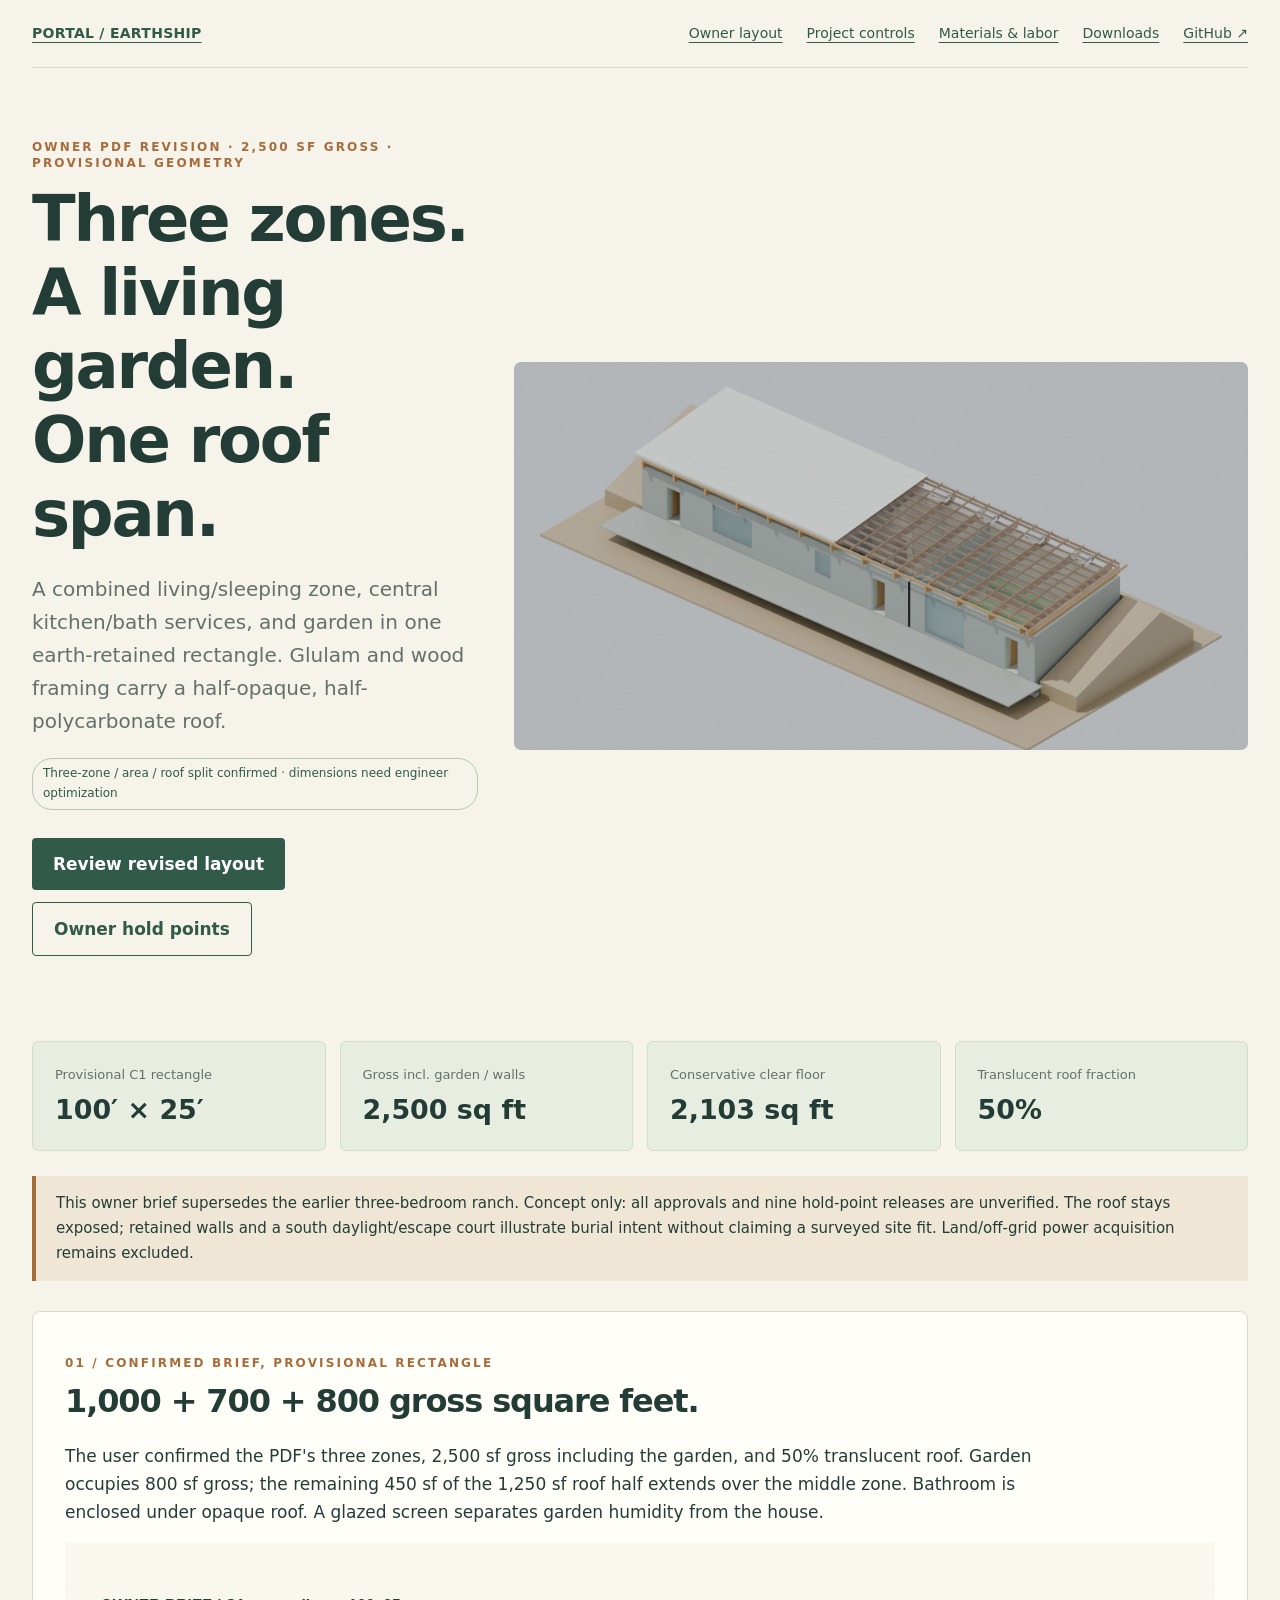
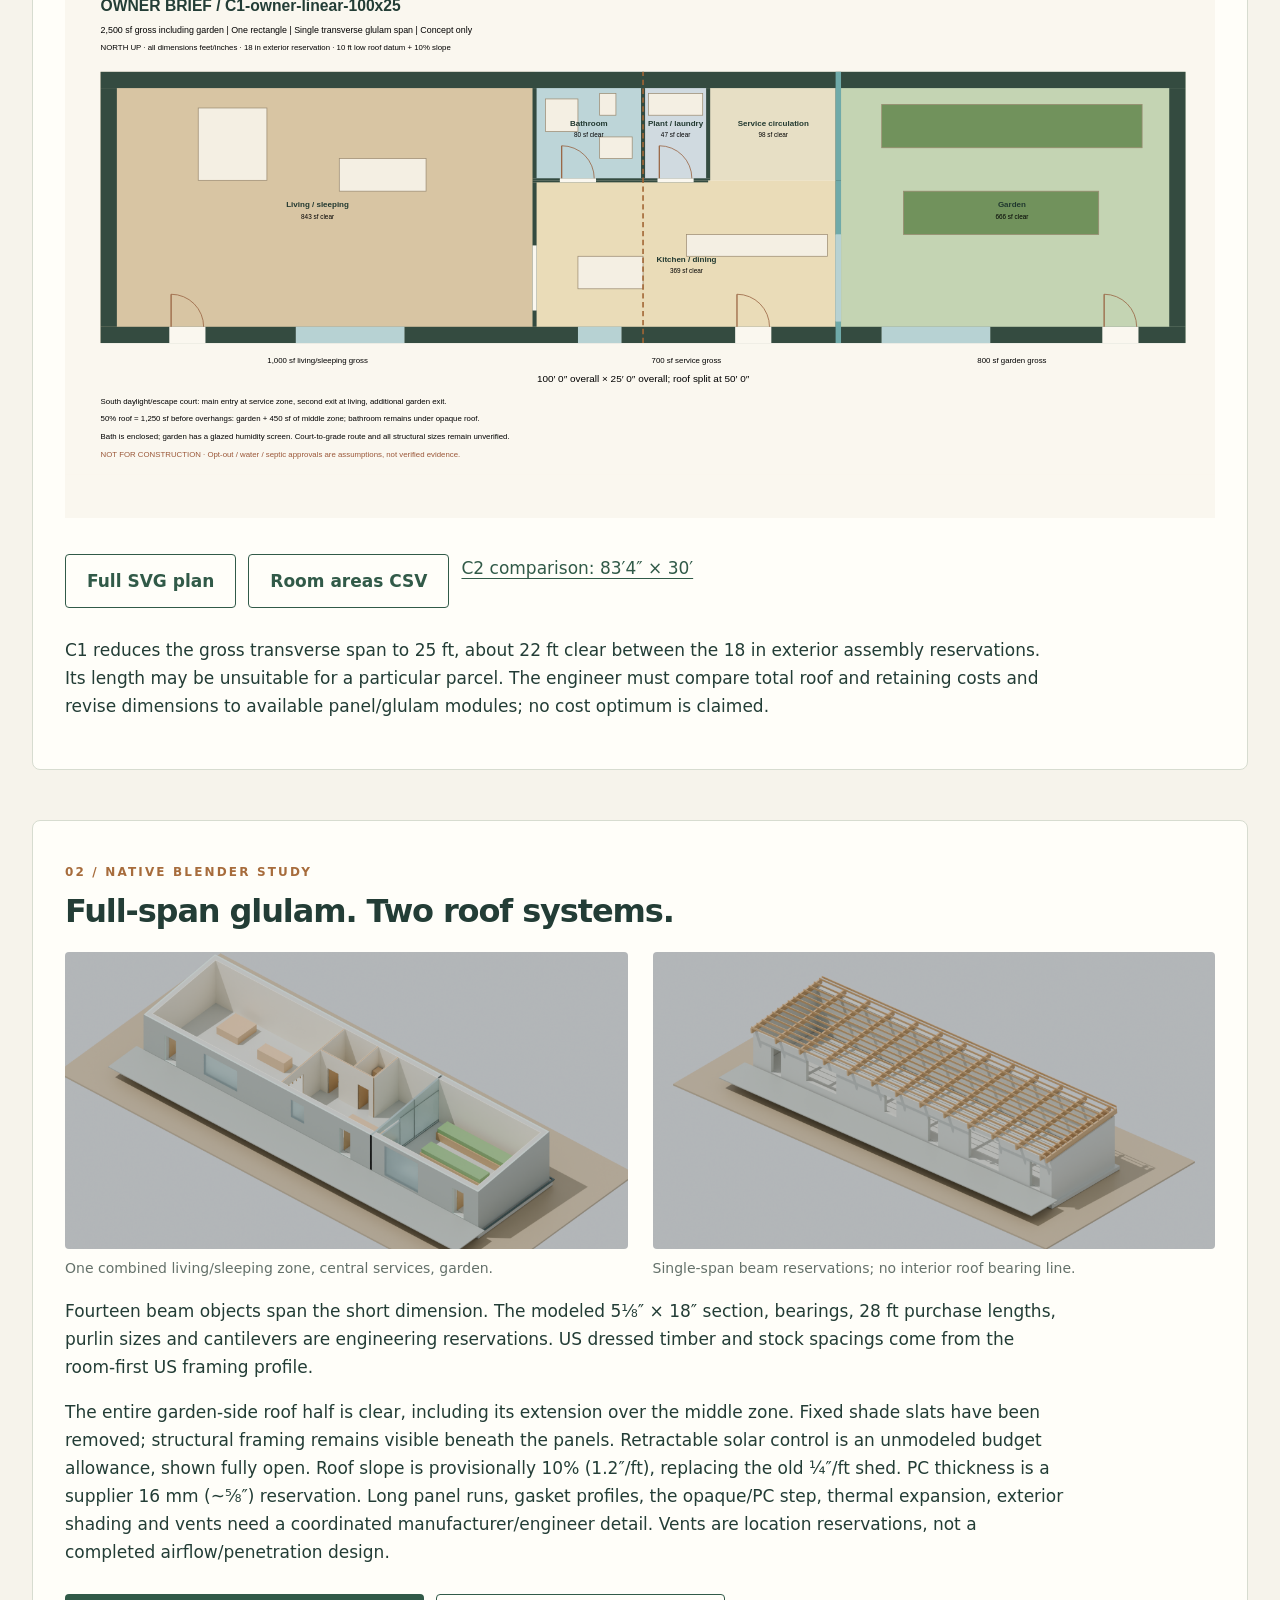
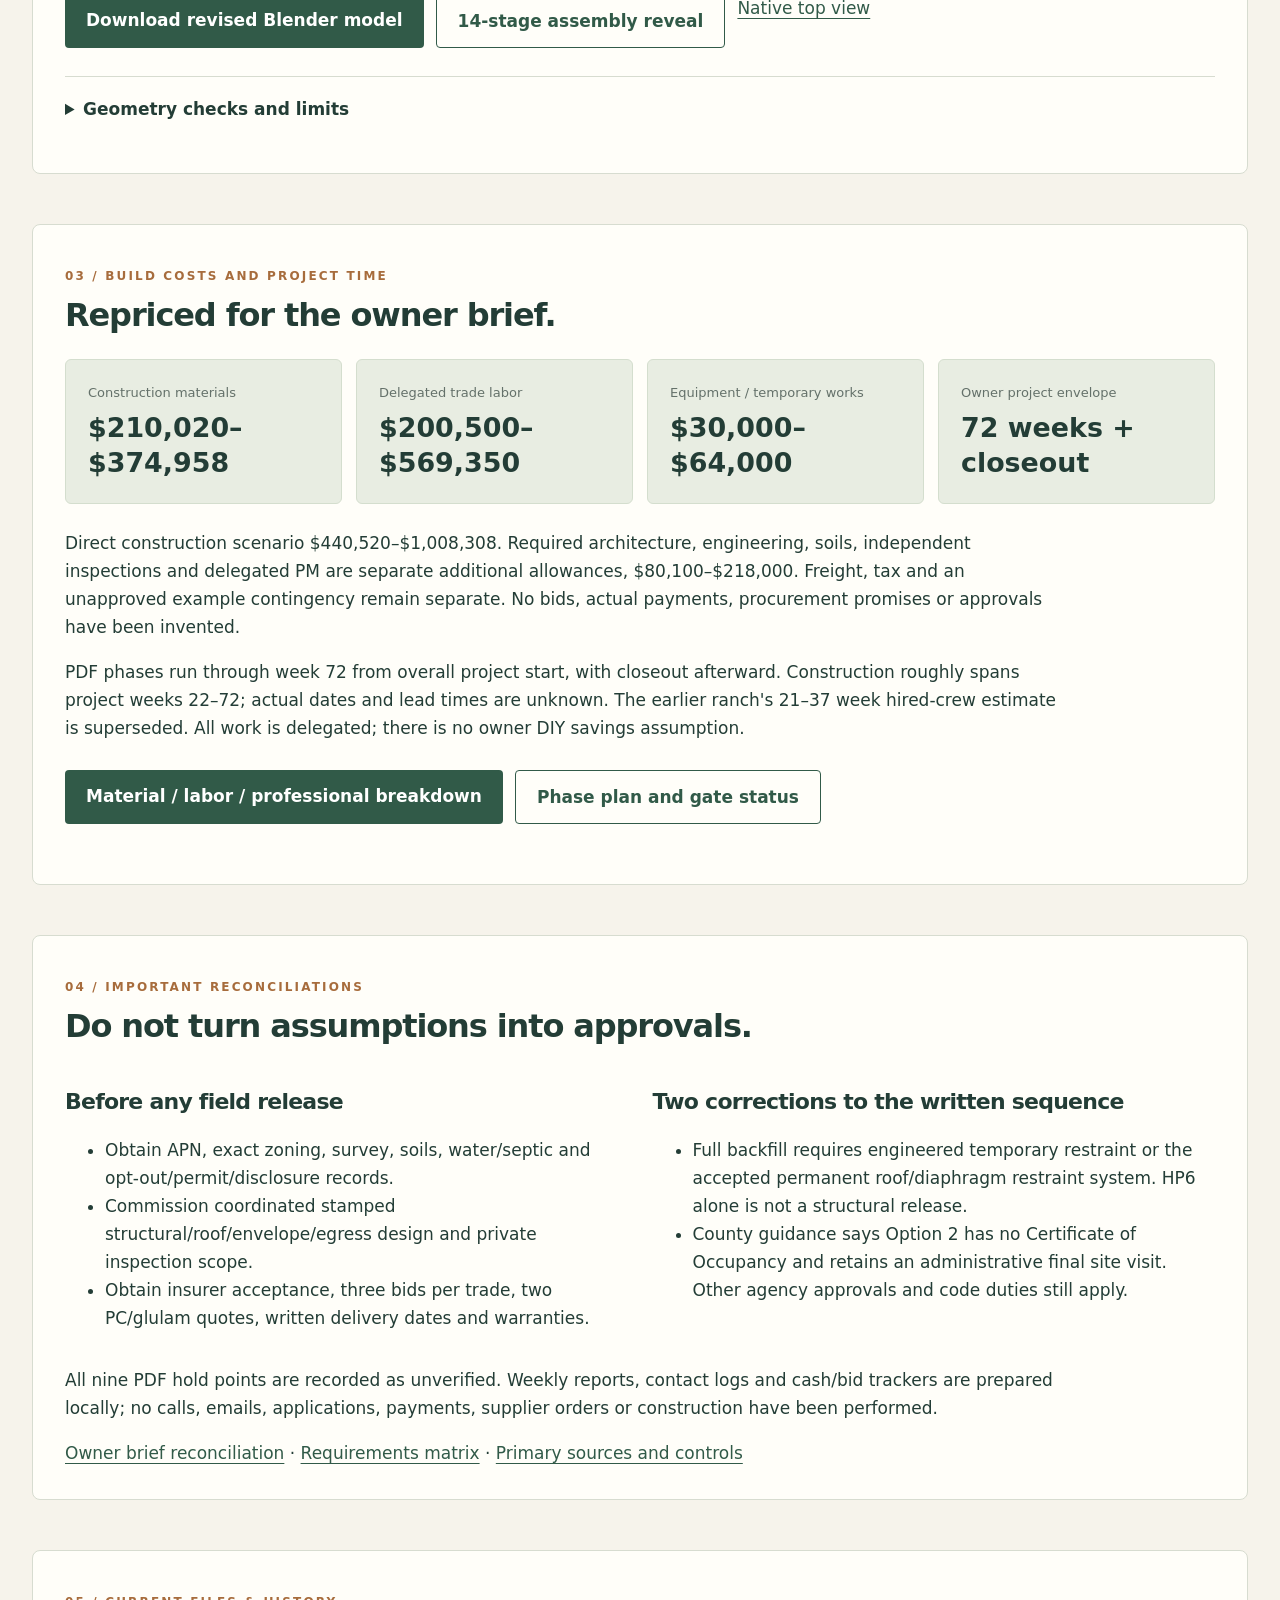
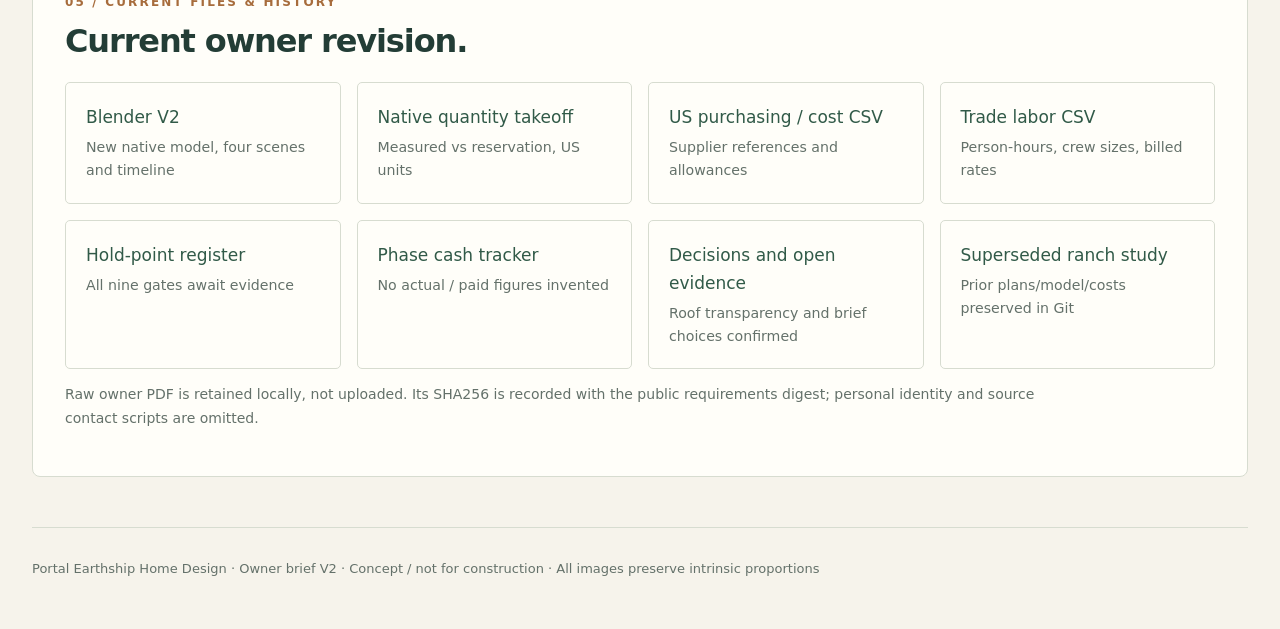
<file: index.html>
<!doctype html><html lang="en"><head><meta charset="utf-8"><meta name="viewport" content="width=device-width,initial-scale=1"><meta name="description" content="Owner-PDF-aligned 2,500 square foot underground earthship concept near Portal, AZ: three zones, split polycarbonate roof, glulam, project controls and US materials."><title>Portal Earthship · Owner brief V2</title><link rel="stylesheet" href="assets/site.css?v=owner-v2-clear"></head><body><main><nav><a class="brand" href="index.html">PORTAL / EARTHSHIP</a><a href="#plan">Owner layout</a><a href="revisions/owner-brief-v2/project/index.html">Project controls</a><a href="revisions/owner-brief-v2/materials/costs.html">Materials & labor</a><a href="#files">Downloads</a><a href="https://github.com/shusain/portal-earthship-home-design">GitHub ↗</a></nav><header class="hero"><div><p class="eyebrow">OWNER PDF REVISION · 2,500 SF GROSS · PROVISIONAL GEOMETRY</p><h1>Three zones.<br>A living garden.<br>One roof span.</h1><p class="lede">A combined living/sleeping zone, central kitchen/bath services, and garden in one earth-retained rectangle. Glulam and wood framing carry a half-opaque, half-polycarbonate roof.</p><span class="status">Three-zone / area / roof split confirmed · dimensions need engineer optimization</span><div class="buttons"><a class="button" href="#plan">Review revised layout</a><a class="button secondary" href="revisions/owner-brief-v2/project/index.html">Owner hold points</a></div></div><img src="revisions/owner-brief-v2/review/exterior.png" alt="Native Blender owner-revision rendering with an opaque west roof half and shaded translucent east half" width="1800" height="950"></header><div class="metrics"><article><span>Provisional C1 rectangle</span><strong>100′ × 25′</strong></article><article><span>Gross incl. garden / walls</span><strong>2,500 sq ft</strong></article><article><span>Conservative clear floor</span><strong>2,103 sq ft</strong></article><article><span>Translucent roof fraction</span><strong>50%</strong></article></div><p class="notice">This owner brief supersedes the earlier three-bedroom ranch. Concept only: all approvals and nine hold-point releases are unverified. The roof stays exposed; retained walls and a south daylight/escape court illustrate burial intent without claiming a surveyed site fit. Land/off-grid power acquisition remains excluded.</p><section id="plan"><p class="eyebrow">01 / CONFIRMED BRIEF, PROVISIONAL RECTANGLE</p><h2>1,000 + 700 + 800 gross square feet.</h2><p>The user confirmed the PDF's three zones, 2,500 sf gross including the garden, and 50% translucent roof. Garden occupies 800 sf gross; the remaining 450 sf of the 1,250 sf roof half extends over the middle zone. Bathroom is enclosed under opaque roof. A glazed screen separates garden humidity from the house.</p><a href="revisions/owner-brief-v2/plans/C1-owner-linear-100x25.svg"><img class="plan" src="revisions/owner-brief-v2/plans/C1-owner-linear-100x25.svg" alt="C1 owner-revision plan, with 1000, 700 and 800 gross square foot zones, bathroom enclosure, humidity screen, fixtures and roof split" width="1600" height="800"></a><div class="buttons"><a class="button secondary" href="revisions/owner-brief-v2/plans/C1-owner-linear-100x25.svg">Full SVG plan</a><a class="button secondary" href="revisions/owner-brief-v2/plans/C1-owner-linear-100x25-rooms.csv">Room areas CSV</a><a href="revisions/owner-brief-v2/plans/C2-owner-linear-83x30.svg">C2 comparison: 83′4″ × 30′</a></div><p>C1 reduces the gross transverse span to 25 ft, about 22 ft clear between the 18 in exterior assembly reservations. Its length may be unsuitable for a particular parcel. The engineer must compare total roof and retaining costs and revise dimensions to available panel/glulam modules; no cost optimum is claimed.</p></section><section><p class="eyebrow">02 / NATIVE BLENDER STUDY</p><h2>Full-span glulam. Two roof systems.</h2><div class="grid"><figure><img src="revisions/owner-brief-v2/review/cutaway.png" alt="Three-zone furnished cutaway with enclosed bath and separate planted garden" width="1800" height="950" loading="lazy"><figcaption>One combined living/sleeping zone, central services, garden.</figcaption></figure><figure><img src="revisions/owner-brief-v2/review/structure.png" alt="Fourteen full transverse glulam beam reservations and secondary roof purlins" width="1800" height="950" loading="lazy"><figcaption>Single-span beam reservations; no interior roof bearing line.</figcaption></figure></div><p>Fourteen beam objects span the short dimension. The modeled 5⅛″ × 18″ section, bearings, 28 ft purchase lengths, purlin sizes and cantilevers are engineering reservations. US dressed timber and stock spacings come from the room-first US framing profile.</p><p>The entire garden-side roof half is clear, including its extension over the middle zone. Fixed shade slats have been removed; structural framing remains visible beneath the panels. Retractable solar control is an unmodeled budget allowance, shown fully open. Roof slope is provisionally 10% (1.2″/ft), replacing the old ¼″/ft shed. PC thickness is a supplier 16 mm (~⅝″) reservation. Long panel runs, gasket profiles, the opaque/PC step, thermal expansion, exterior shading and vents need a coordinated manufacturer/engineer detail. Vents are location reservations, not a completed airflow/penetration design.</p><div class="buttons"><a class="button" href="revisions/owner-brief-v2/model/Owner-Earthship.blend" download>Download revised Blender model</a><a class="button secondary" href="revisions/owner-brief-v2/review/construction.gif">14-stage assembly reveal</a><a href="revisions/owner-brief-v2/review/floor-plan.png">Native top view</a></div><details><summary>Geometry checks and limits</summary><p>787 original components; four saved scenes; 14 reveal stages; source/hash identity; closed positive-volume meshes; finite coordinates/unit scale; full-span beam section metrology. Plans check room coverage, fixture containment, conservative complete swings, connected 30″ walking envelopes and interior door pads. None of these checks is engineering, egress certification, site drainage or code approval.</p><a href="revisions/owner-brief-v2/model/native-readback.json">Native readback</a> · <a href="revisions/owner-brief-v2/plans/C1-owner-linear-100x25-validation.json">Plan checks</a></details></section><section><p class="eyebrow">03 / BUILD COSTS AND PROJECT TIME</p><h2>Repriced for the owner brief.</h2><div class="metrics"><article><span>Construction materials</span><strong>$210,020–$374,958</strong></article><article><span>Delegated trade labor</span><strong>$200,500–$569,350</strong></article><article><span>Equipment / temporary works</span><strong>$30,000–$64,000</strong></article><article><span>Owner project envelope</span><strong>72 weeks + closeout</strong></article></div><p>Direct construction scenario $440,520–$1,008,308. Required architecture, engineering, soils, independent inspections and delegated PM are separate additional allowances, $80,100–$218,000. Freight, tax and an unapproved example contingency remain separate. No bids, actual payments, procurement promises or approvals have been invented.</p><p>PDF phases run through week 72 from overall project start, with closeout afterward. Construction roughly spans project weeks 22–72; actual dates and lead times are unknown. The earlier ranch's 21–37 week hired-crew estimate is superseded. All work is delegated; there is no owner DIY savings assumption.</p><div class="buttons"><a class="button" href="revisions/owner-brief-v2/materials/costs.html">Material / labor / professional breakdown</a><a class="button secondary" href="revisions/owner-brief-v2/project/index.html">Phase plan and gate status</a></div></section><section><p class="eyebrow">04 / IMPORTANT RECONCILIATIONS</p><h2>Do not turn assumptions into approvals.</h2><div class="grid"><div><h3>Before any field release</h3><ul><li>Obtain APN, exact zoning, survey, soils, water/septic and opt-out/permit/disclosure records.</li><li>Commission coordinated stamped structural/roof/envelope/egress design and private inspection scope.</li><li>Obtain insurer acceptance, three bids per trade, two PC/glulam quotes, written delivery dates and warranties.</li></ul></div><div><h3>Two corrections to the written sequence</h3><ul><li>Full backfill requires engineered temporary restraint or the accepted permanent roof/diaphragm restraint system. HP6 alone is not a structural release.</li><li>County guidance says Option 2 has no Certificate of Occupancy and retains an administrative final site visit. Other agency approvals and code duties still apply.</li></ul></div></div><p>All nine PDF hold points are recorded as unverified. Weekly reports, contact logs and cash/bid trackers are prepared locally; no calls, emails, applications, payments, supplier orders or construction have been performed.</p><a href="revisions/owner-brief-v2/project/brief-reconciliation.md">Owner brief reconciliation</a> · <a href="revisions/owner-brief-v2/project/requirements-matrix.csv">Requirements matrix</a> · <a href="revisions/owner-brief-v2/project/index.html">Primary sources and controls</a></section><section id="files"><p class="eyebrow">05 / CURRENT FILES & HISTORY</p><h2>Current owner revision.</h2><div class="download-list"><a href="revisions/owner-brief-v2/model/Owner-Earthship.blend">Blender V2<small>New native model, four scenes and timeline</small></a><a href="revisions/owner-brief-v2/materials/bill-of-materials.csv">Native quantity takeoff<small>Measured vs reservation, US units</small></a><a href="revisions/owner-brief-v2/materials/us-purchasing-and-costs.csv">US purchasing / cost CSV<small>Supplier references and allowances</small></a><a href="revisions/owner-brief-v2/materials/trade-labor.csv">Trade labor CSV<small>Person-hours, crew sizes, billed rates</small></a><a href="revisions/owner-brief-v2/project/hold-points.csv">Hold-point register<small>All nine gates await evidence</small></a><a href="revisions/owner-brief-v2/project/phase-cash-tracker.csv">Phase cash tracker<small>No actual / paid figures invented</small></a><a href="revisions/owner-brief-v2/project/decision-register.csv">Decisions and open evidence<small>Roof transparency and brief choices confirmed</small></a><a href="https://github.com/shusain/portal-earthship-home-design/tree/0bfb490bcc7c7243a7f34b08109b511e1aeab222">Superseded ranch study<small>Prior plans/model/costs preserved in Git</small></a></div><p class="small">Raw owner PDF is retained locally, not uploaded. Its SHA256 is recorded with the public requirements digest; personal identity and source contact scripts are omitted.</p></section><footer>Portal Earthship Home Design · Owner brief V2 · Concept / not for construction · All images preserve intrinsic proportions</footer></main></body></html>
</file>
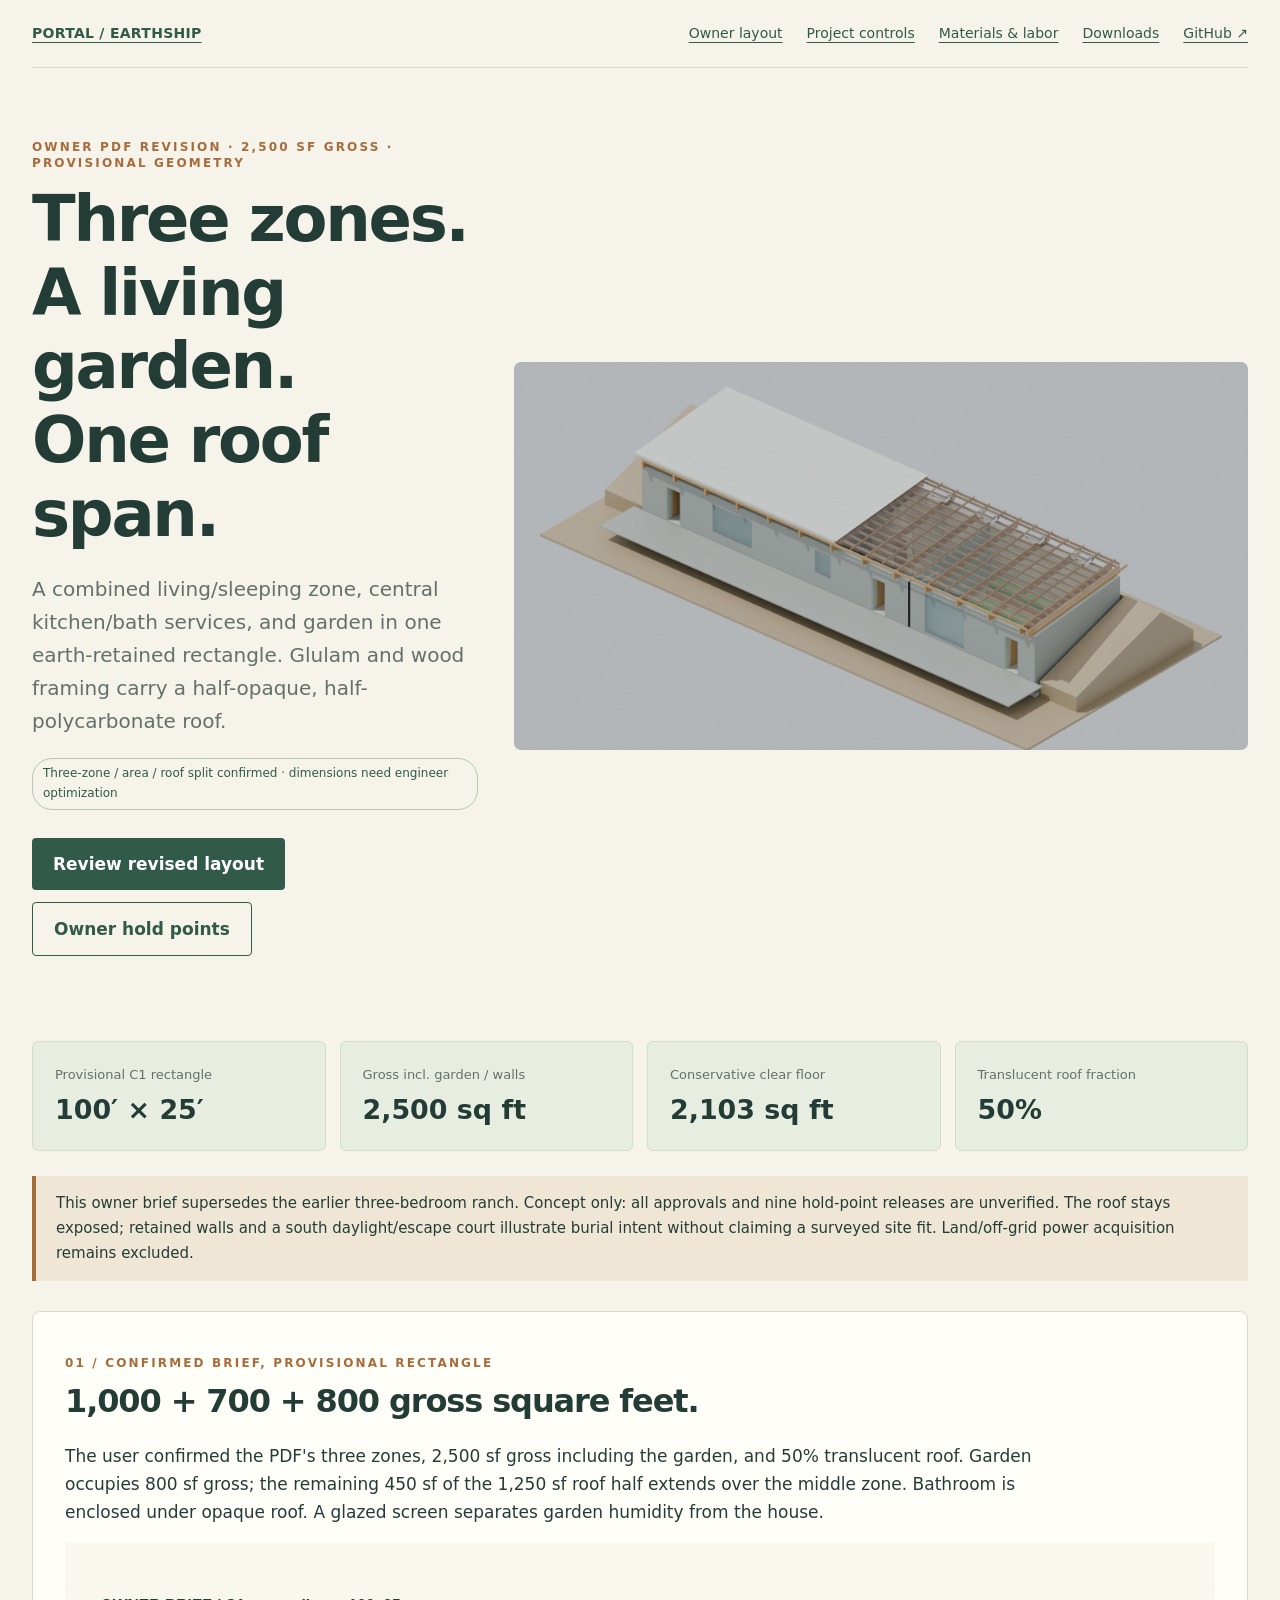
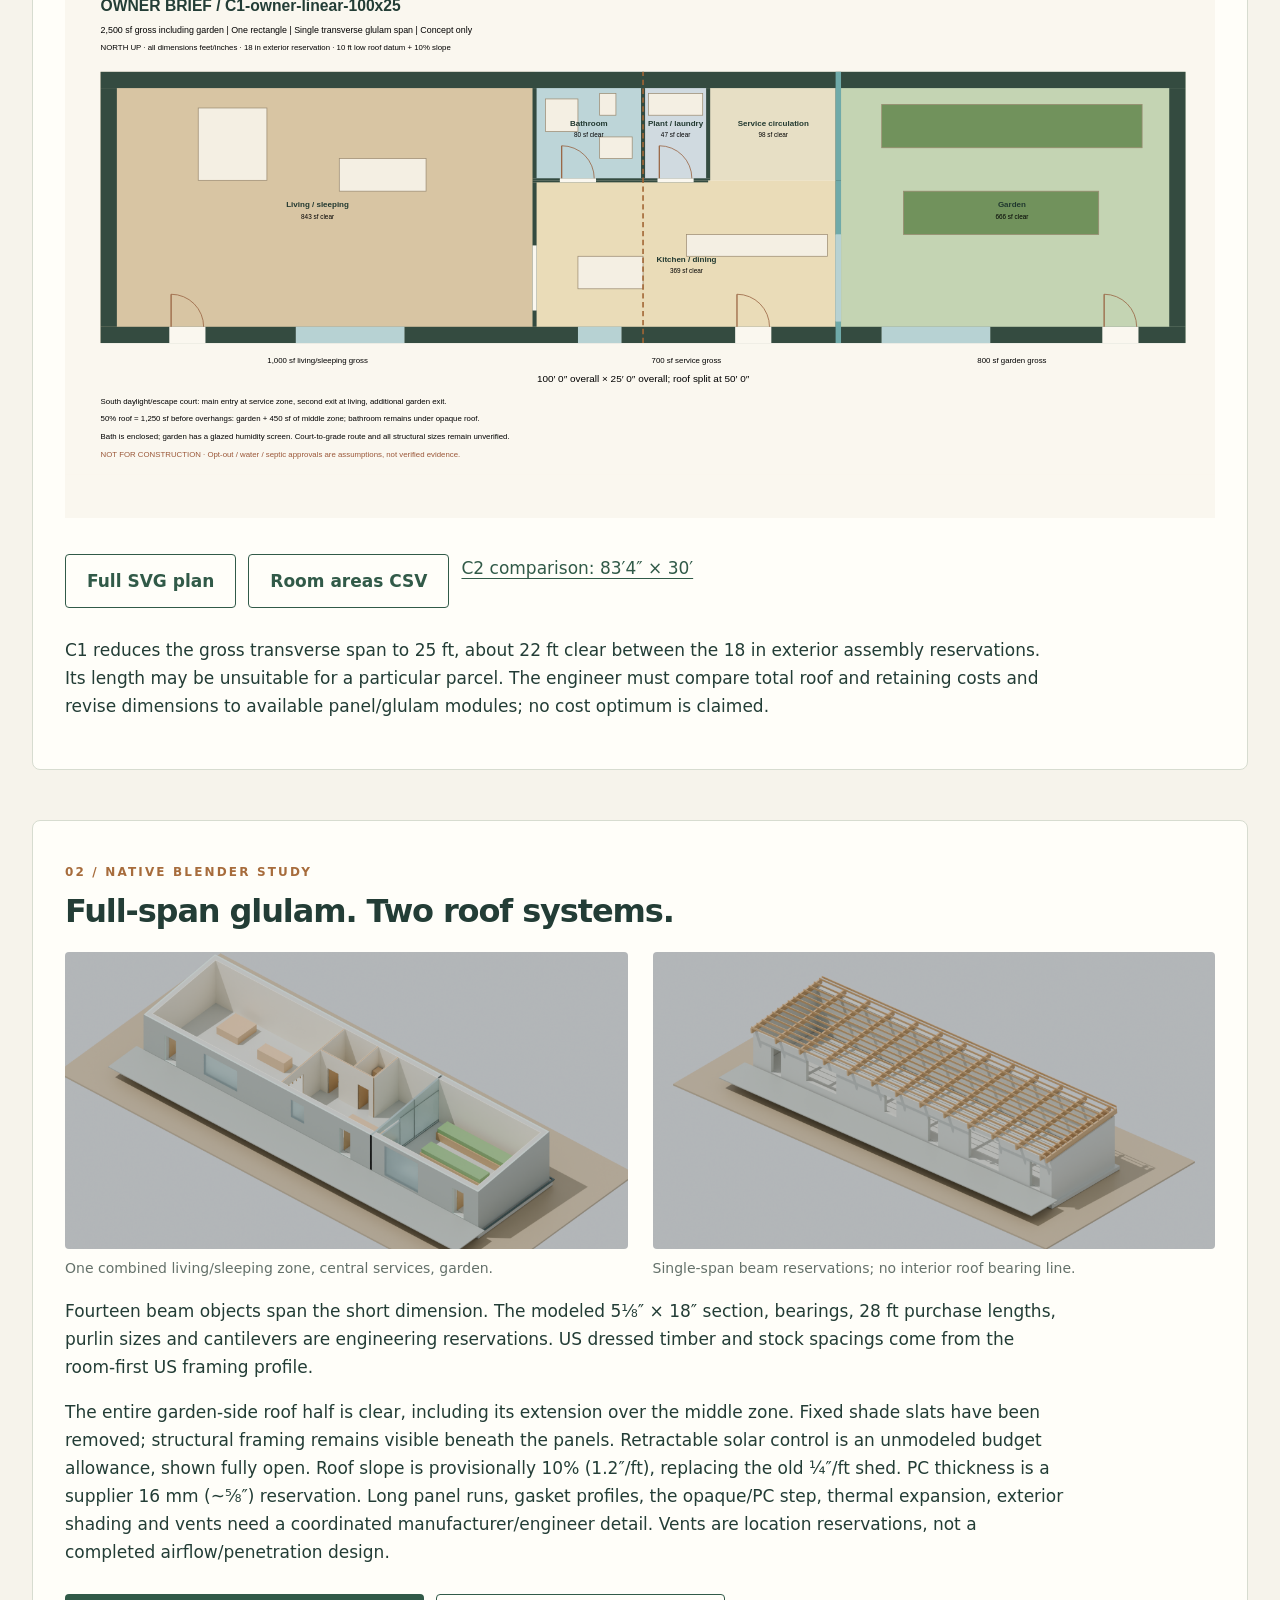
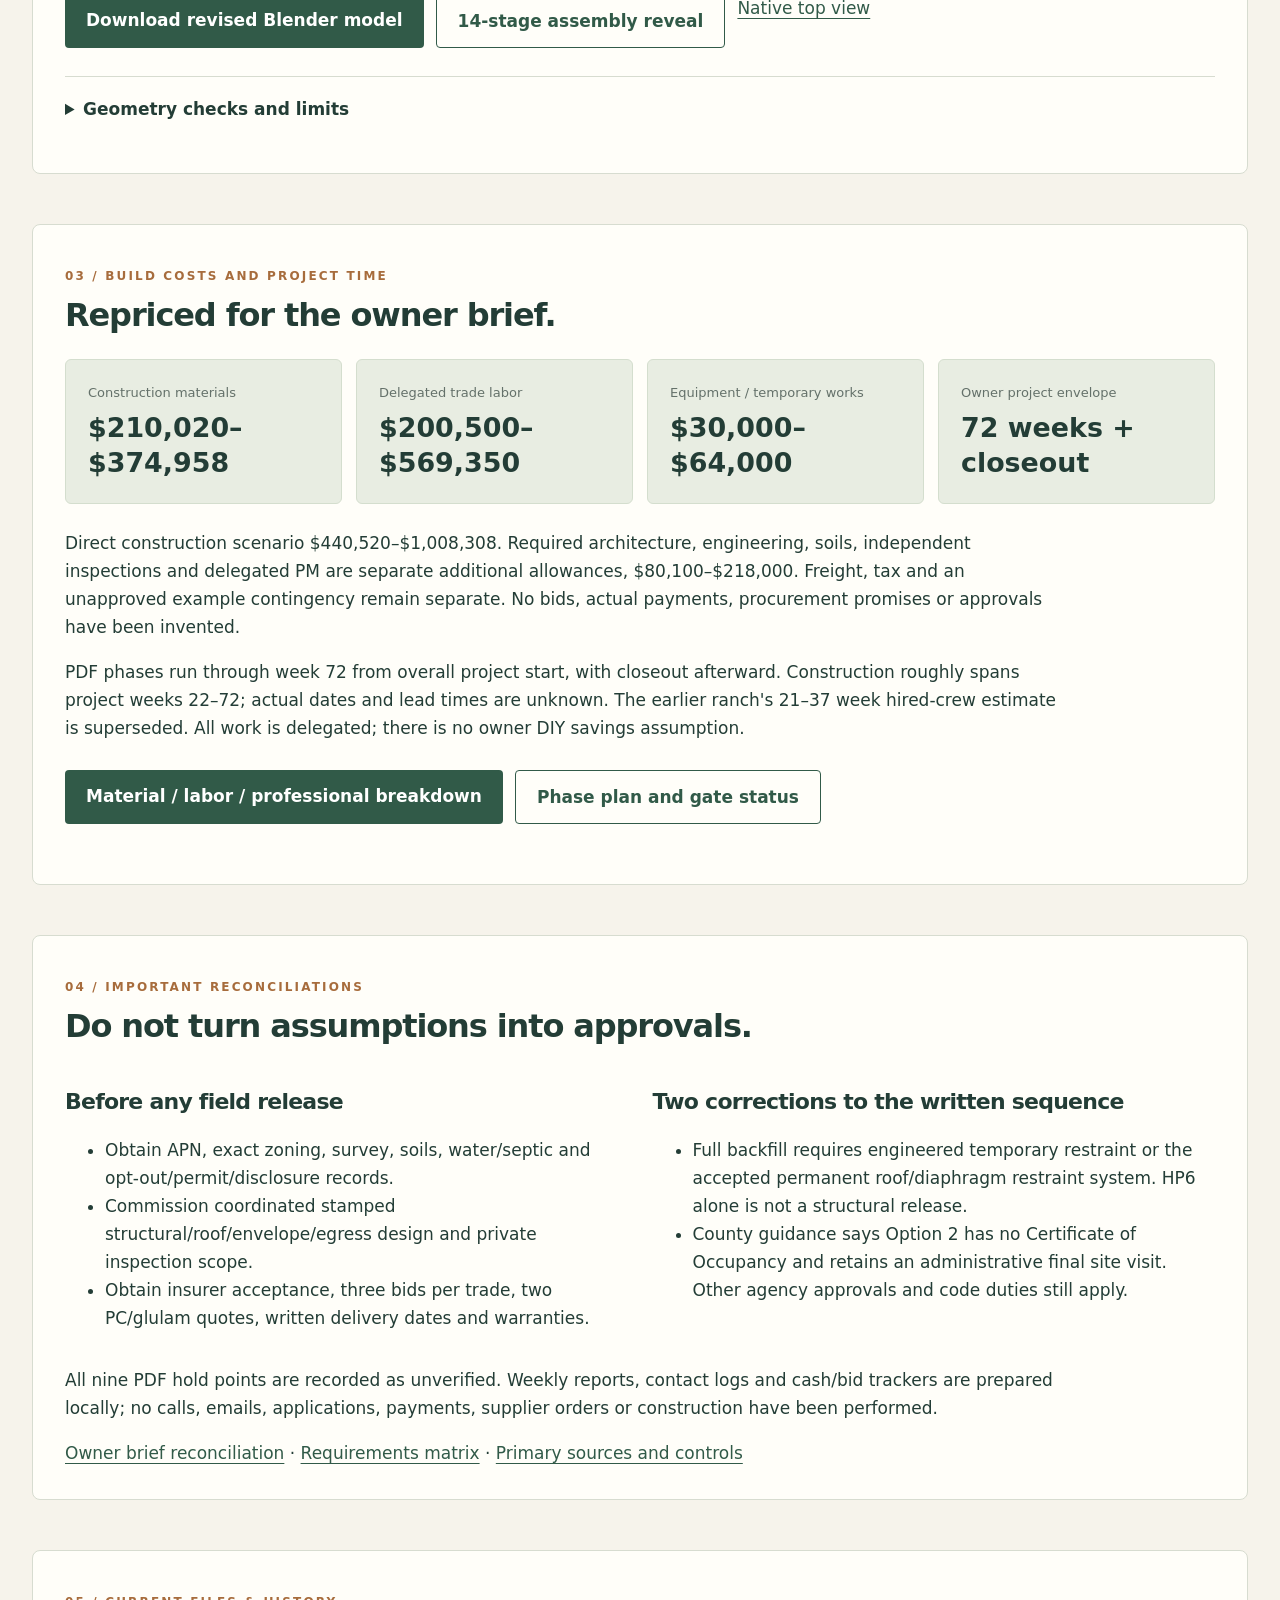
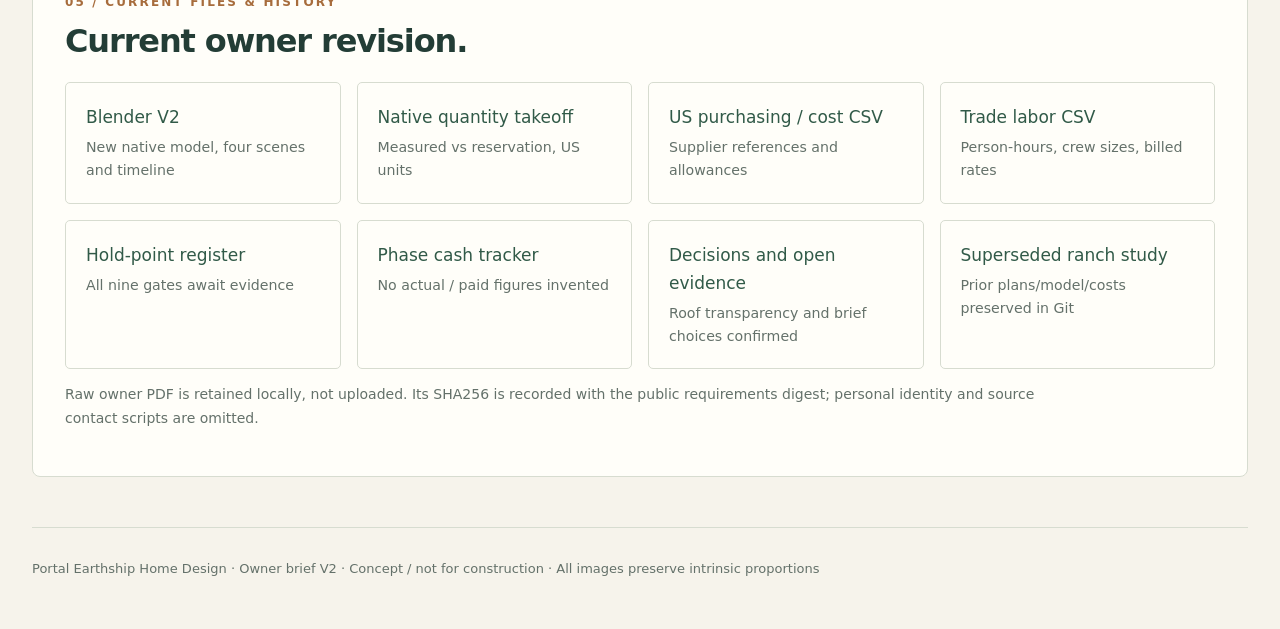
<file: review/index.html>
<!doctype html><html lang="en"><meta charset="utf-8"><meta http-equiv="refresh" content="0;url=../index.html"><title>Current owner revision</title><p><a href="../index.html">Open current owner-brief design overview</a>. The earlier ranch study is superseded.</p></html>
</file>
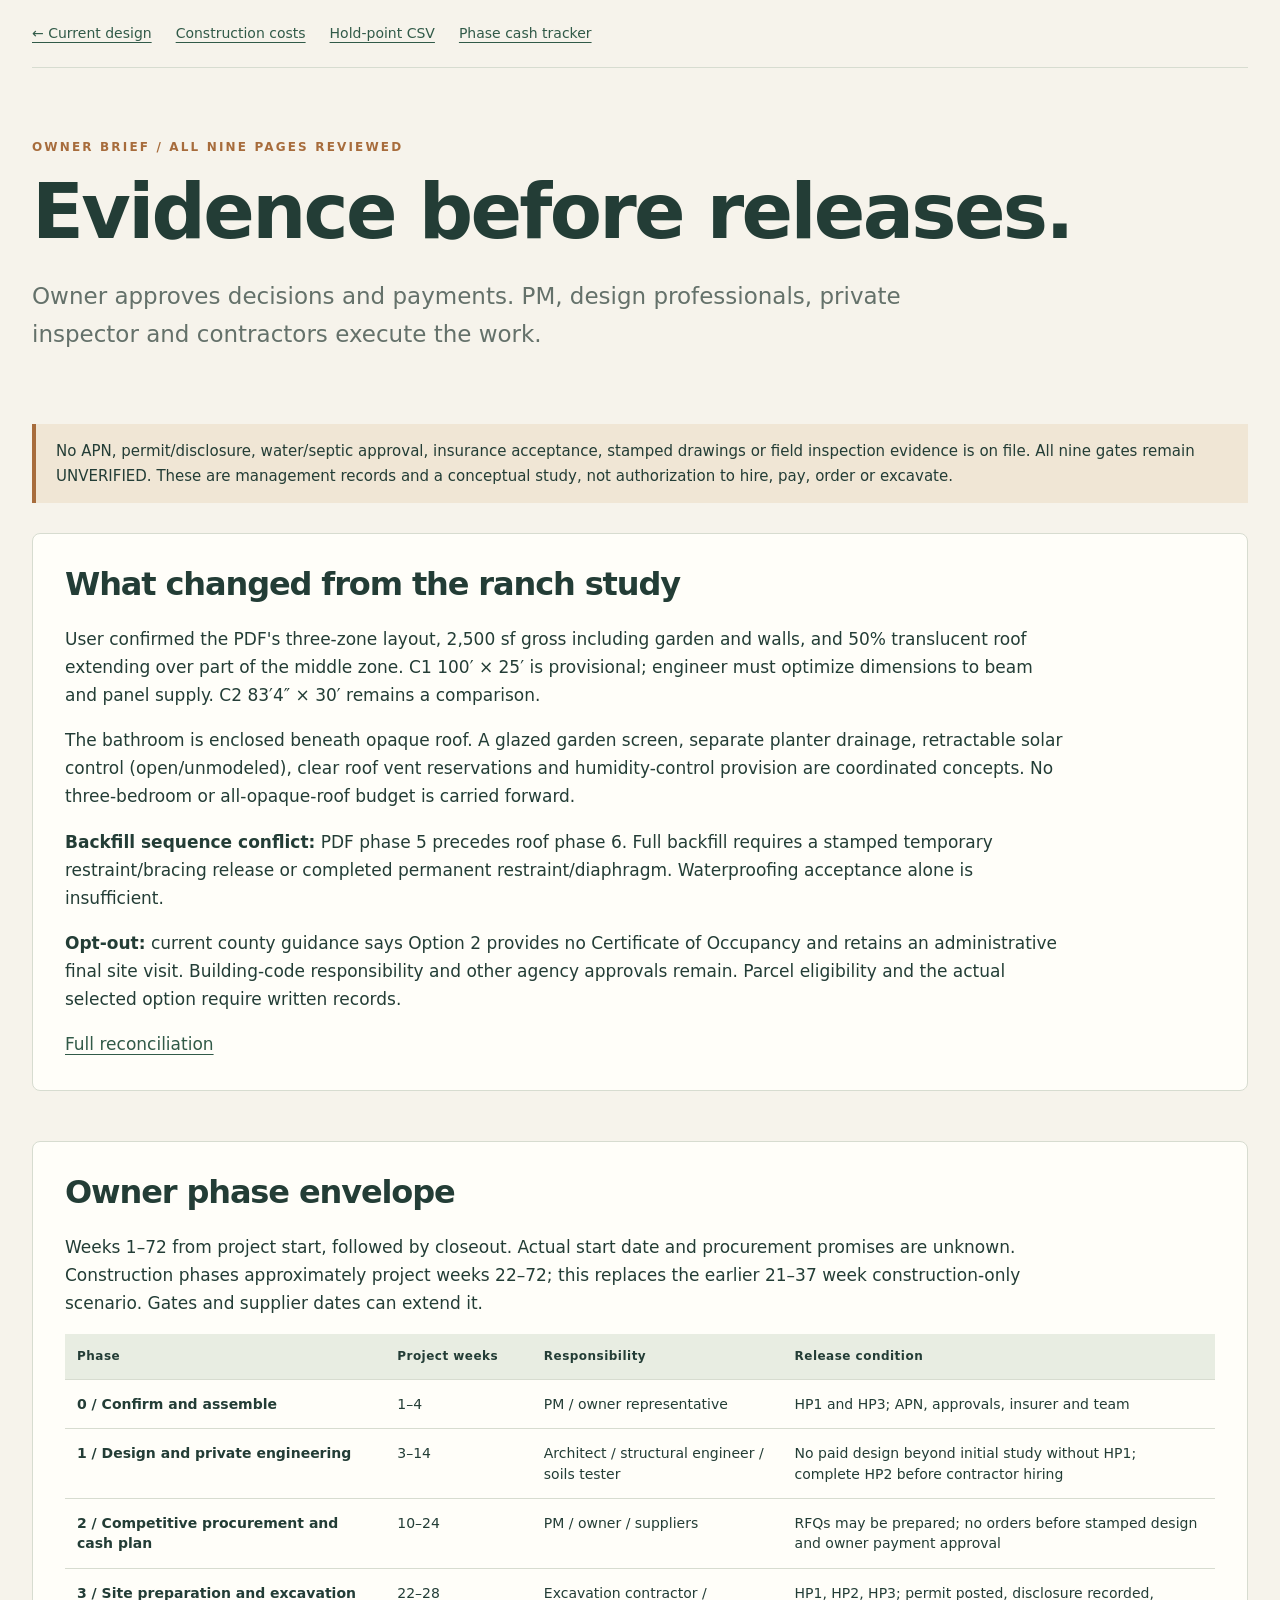
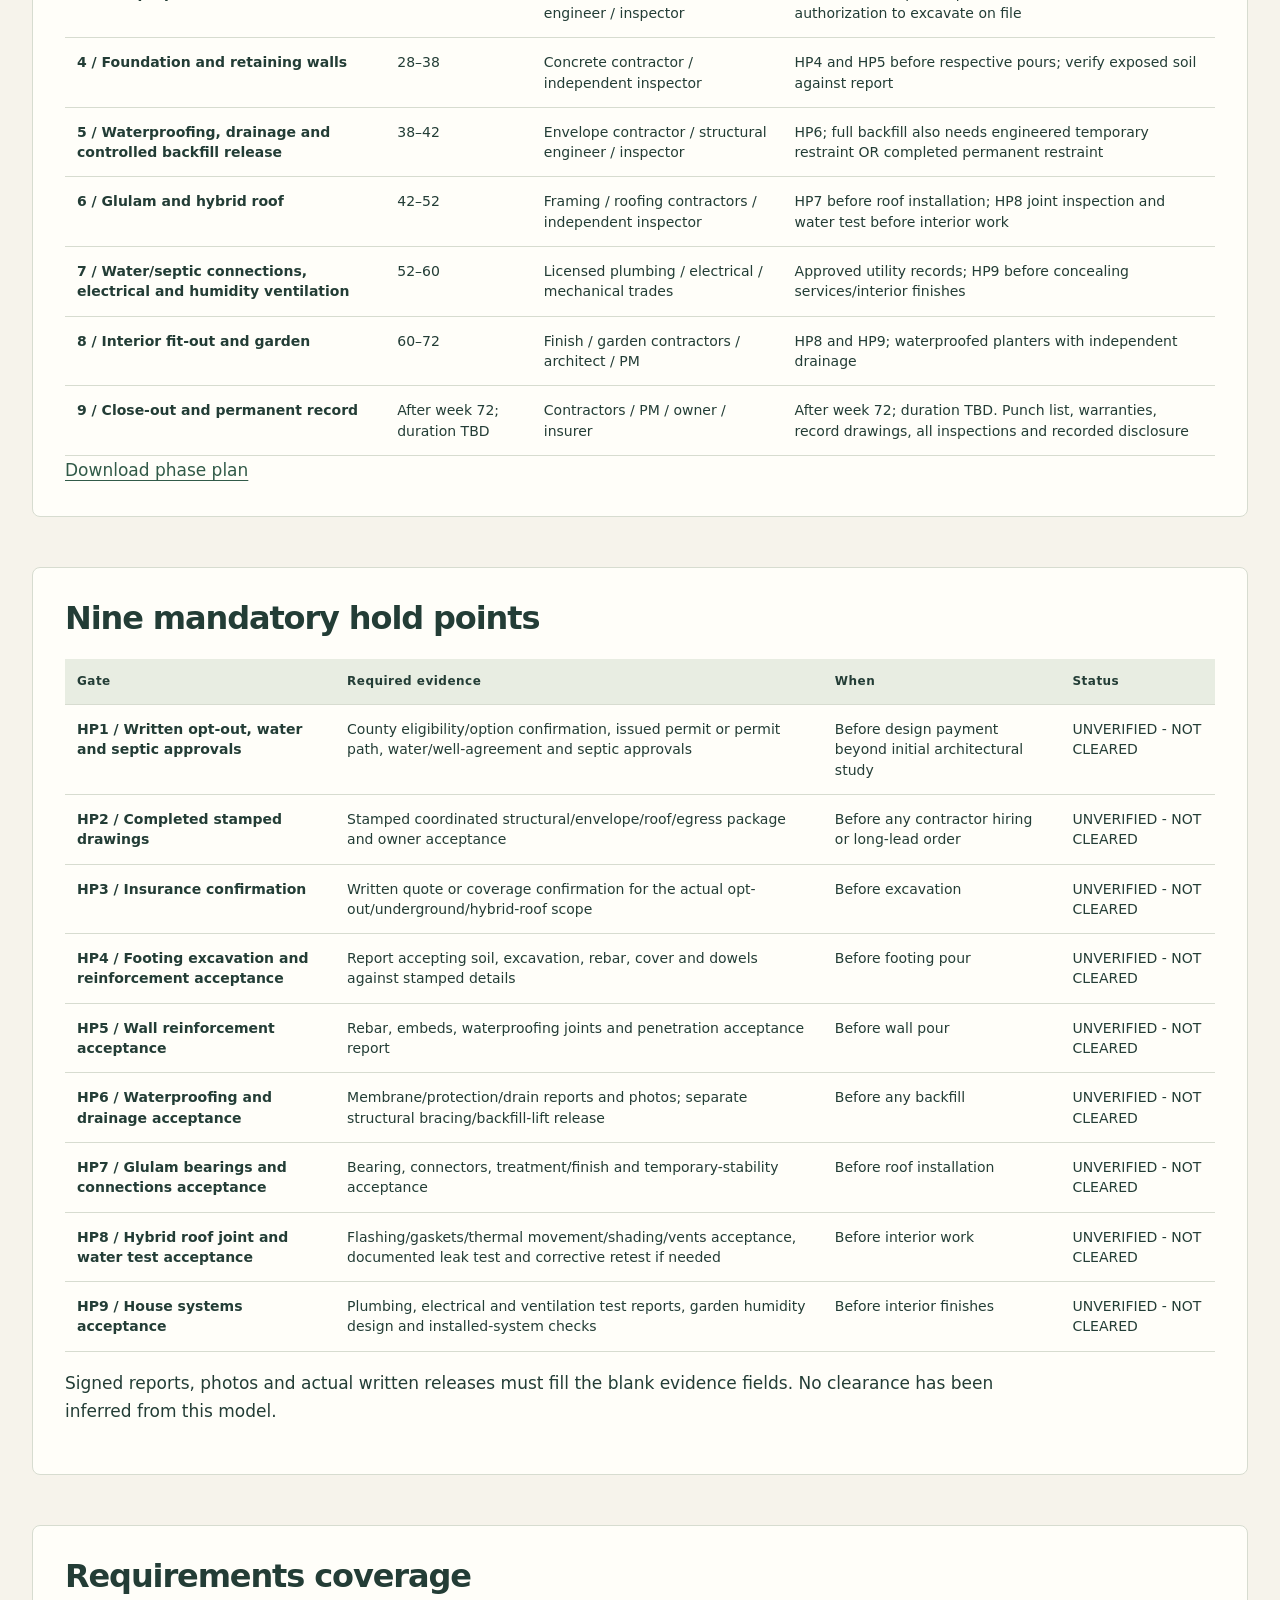
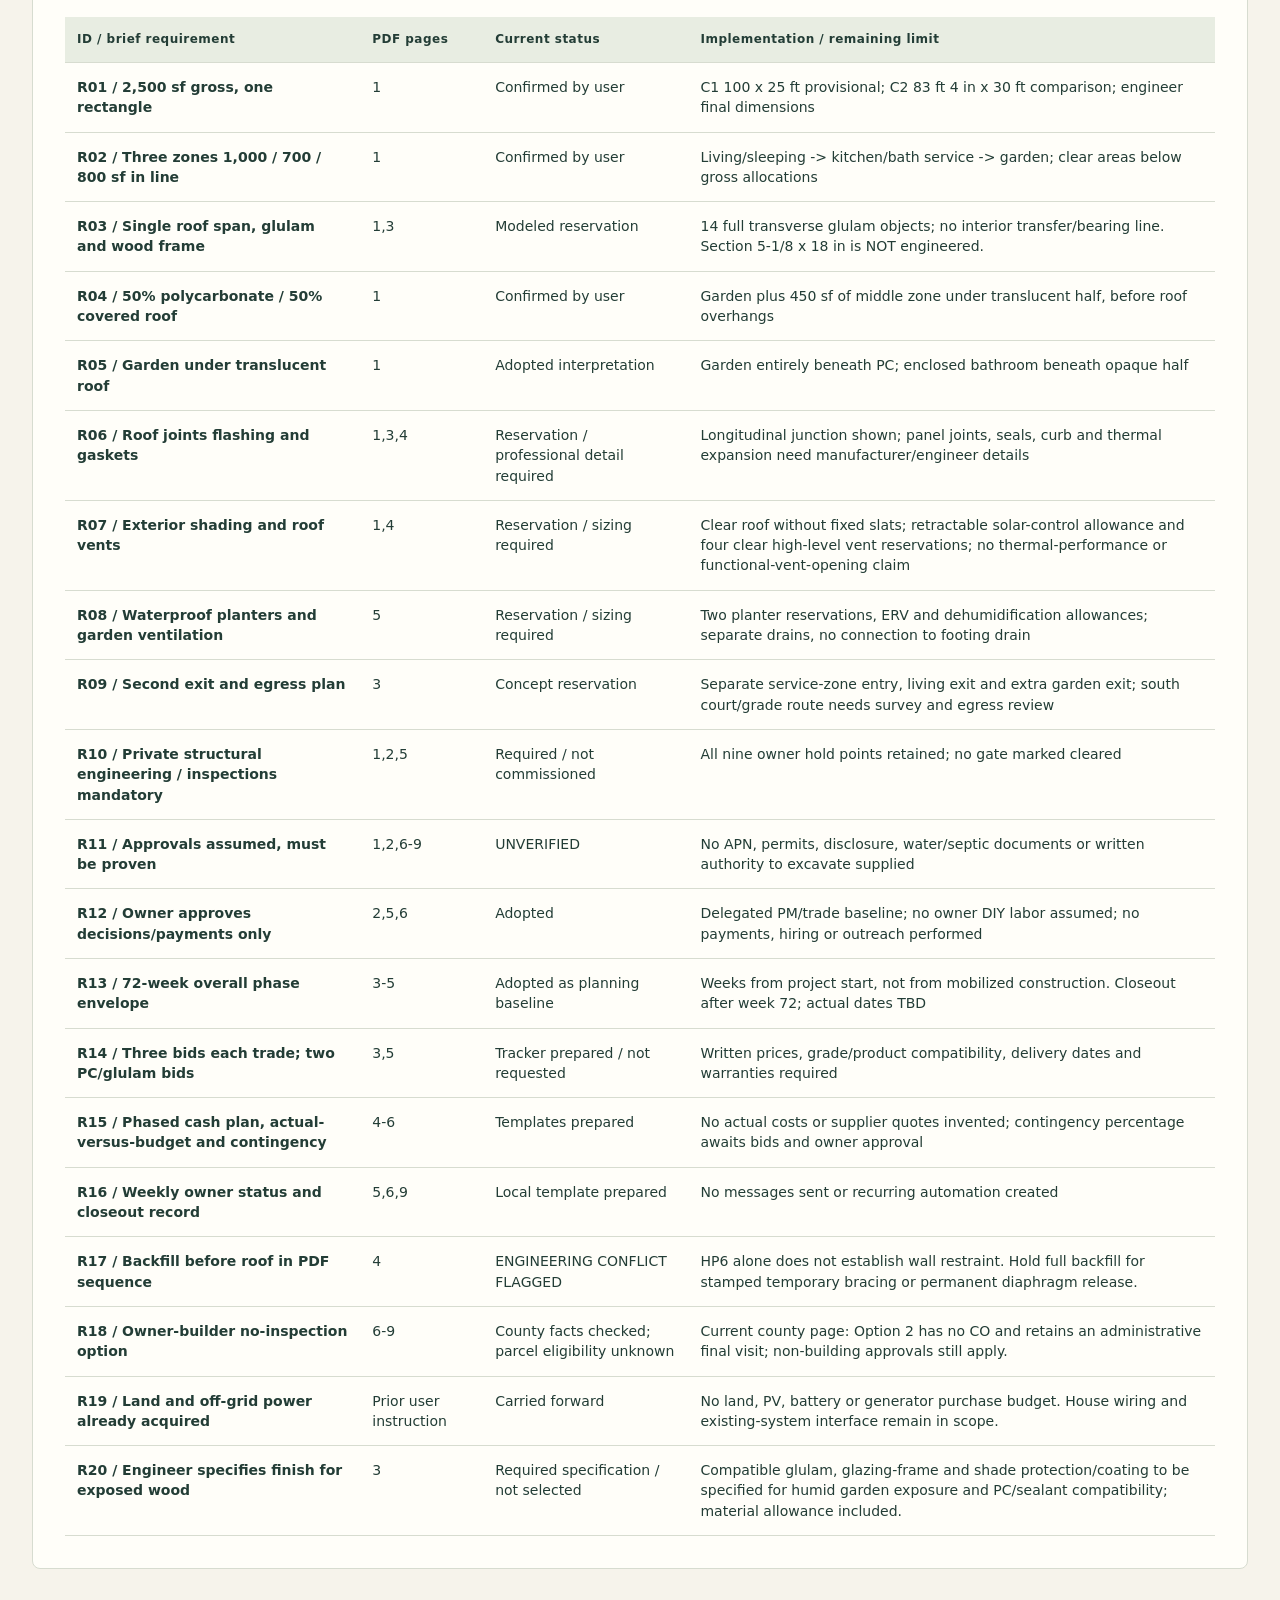
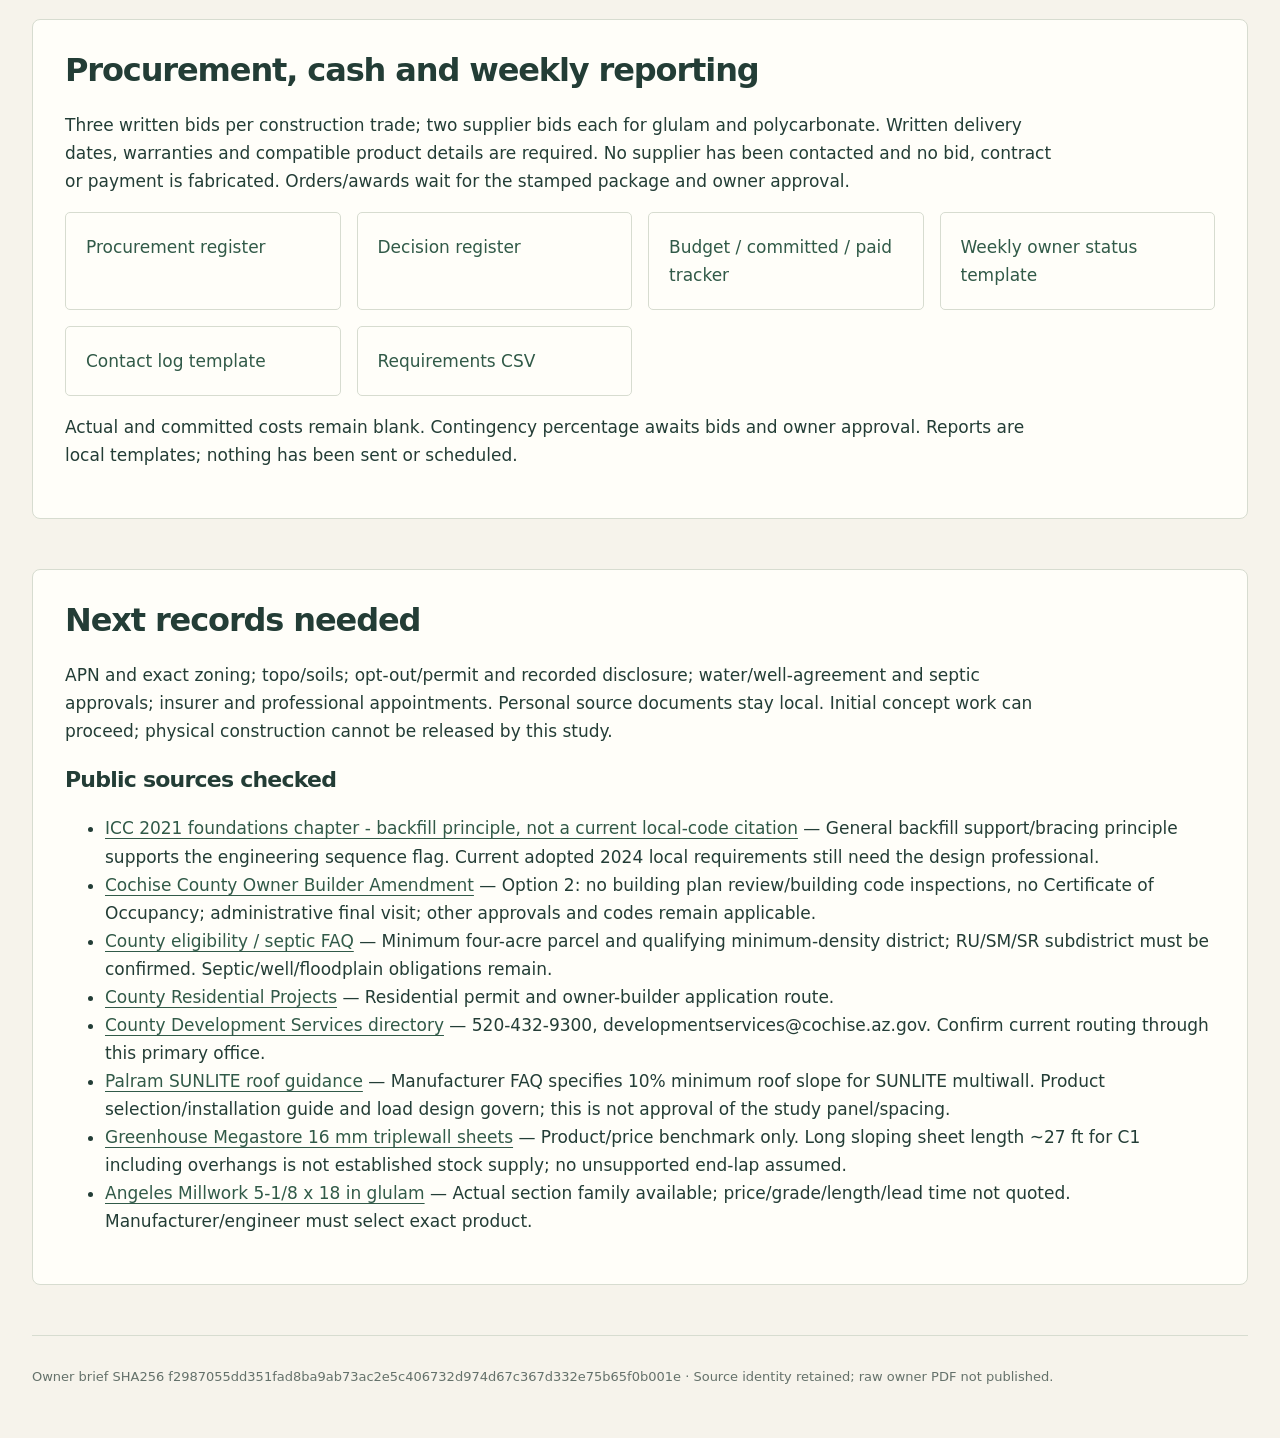
<file: revisions/owner-brief-v2/project/index.html>
<!doctype html><html lang="en"><head><meta charset="utf-8"><meta name="viewport" content="width=device-width,initial-scale=1"><title>Owner project controls · Portal Earthship V2</title><link rel="stylesheet" href="../../../assets/site.css?v=owner-v2-clear"></head><body><main><nav><a href="../../../index.html">← Current design</a><a href="../materials/costs.html">Construction costs</a><a href="hold-points.csv">Hold-point CSV</a><a href="phase-cash-tracker.csv">Phase cash tracker</a></nav><header><p class="eyebrow">OWNER BRIEF / ALL NINE PAGES REVIEWED</p><h1>Evidence before releases.</h1><p class="lede">Owner approves decisions and payments. PM, design professionals, private inspector and contractors execute the work.</p></header><p class="notice">No APN, permit/disclosure, water/septic approval, insurance acceptance, stamped drawings or field inspection evidence is on file. All nine gates remain UNVERIFIED. These are management records and a conceptual study, not authorization to hire, pay, order or excavate.</p><section><h2>What changed from the ranch study</h2><p>User confirmed the PDF's three-zone layout, 2,500 sf gross including garden and walls, and 50% translucent roof extending over part of the middle zone. C1 100′ × 25′ is provisional; engineer must optimize dimensions to beam and panel supply. C2 83′4″ × 30′ remains a comparison.</p><p>The bathroom is enclosed beneath opaque roof. A glazed garden screen, separate planter drainage, retractable solar control (open/unmodeled), clear roof vent reservations and humidity-control provision are coordinated concepts. No three-bedroom or all-opaque-roof budget is carried forward.</p><p><b>Backfill sequence conflict:</b> PDF phase 5 precedes roof phase 6. Full backfill requires a stamped temporary restraint/bracing release or completed permanent restraint/diaphragm. Waterproofing acceptance alone is insufficient.</p><p><b>Opt-out:</b> current county guidance says Option 2 provides no Certificate of Occupancy and retains an administrative final site visit. Building-code responsibility and other agency approvals remain. Parcel eligibility and the actual selected option require written records.</p><a href="brief-reconciliation.md">Full reconciliation</a></section><section><h2>Owner phase envelope</h2><p>Weeks 1–72 from project start, followed by closeout. Actual start date and procurement promises are unknown. Construction phases approximately project weeks 22–72; this replaces the earlier 21–37 week construction-only scenario. Gates and supplier dates can extend it.</p><div class="table-wrap"><table><thead><tr><th>Phase</th><th>Project weeks</th><th>Responsibility</th><th>Release condition</th></tr></thead><tbody><tr><td>0 / Confirm and assemble</td><td>1–4</td><td>PM / owner representative</td><td>HP1 and HP3; APN, approvals, insurer and team</td></tr><tr><td>1 / Design and private engineering</td><td>3–14</td><td>Architect / structural engineer / soils tester</td><td>No paid design beyond initial study without HP1; complete HP2 before contractor hiring</td></tr><tr><td>2 / Competitive procurement and cash plan</td><td>10–24</td><td>PM / owner / suppliers</td><td>RFQs may be prepared; no orders before stamped design and owner payment approval</td></tr><tr><td>3 / Site preparation and excavation</td><td>22–28</td><td>Excavation contractor / engineer / inspector</td><td>HP1, HP2, HP3; permit posted, disclosure recorded, authorization to excavate on file</td></tr><tr><td>4 / Foundation and retaining walls</td><td>28–38</td><td>Concrete contractor / independent inspector</td><td>HP4 and HP5 before respective pours; verify exposed soil against report</td></tr><tr><td>5 / Waterproofing, drainage and controlled backfill release</td><td>38–42</td><td>Envelope contractor / structural engineer / inspector</td><td>HP6; full backfill also needs engineered temporary restraint OR completed permanent restraint</td></tr><tr><td>6 / Glulam and hybrid roof</td><td>42–52</td><td>Framing / roofing contractors / independent inspector</td><td>HP7 before roof installation; HP8 joint inspection and water test before interior work</td></tr><tr><td>7 / Water/septic connections, electrical and humidity ventilation</td><td>52–60</td><td>Licensed plumbing / electrical / mechanical trades</td><td>Approved utility records; HP9 before concealing services/interior finishes</td></tr><tr><td>8 / Interior fit-out and garden</td><td>60–72</td><td>Finish / garden contractors / architect / PM</td><td>HP8 and HP9; waterproofed planters with independent drainage</td></tr><tr><td>9 / Close-out and permanent record</td><td>After week 72; duration TBD</td><td>Contractors / PM / owner / insurer</td><td>After week 72; duration TBD. Punch list, warranties, record drawings, all inspections and recorded disclosure</td></tr></tbody></table></div><a href="phase-plan.csv">Download phase plan</a></section><section><h2>Nine mandatory hold points</h2><div class="table-wrap"><table><thead><tr><th>Gate</th><th>Required evidence</th><th>When</th><th>Status</th></tr></thead><tbody><tr><td>HP1 / Written opt-out, water and septic approvals</td><td>County eligibility/option confirmation, issued permit or permit path, water/well-agreement and septic approvals</td><td>Before design payment beyond initial architectural study</td><td>UNVERIFIED - NOT CLEARED</td></tr><tr><td>HP2 / Completed stamped drawings</td><td>Stamped coordinated structural/envelope/roof/egress package and owner acceptance</td><td>Before any contractor hiring or long-lead order</td><td>UNVERIFIED - NOT CLEARED</td></tr><tr><td>HP3 / Insurance confirmation</td><td>Written quote or coverage confirmation for the actual opt-out/underground/hybrid-roof scope</td><td>Before excavation</td><td>UNVERIFIED - NOT CLEARED</td></tr><tr><td>HP4 / Footing excavation and reinforcement acceptance</td><td>Report accepting soil, excavation, rebar, cover and dowels against stamped details</td><td>Before footing pour</td><td>UNVERIFIED - NOT CLEARED</td></tr><tr><td>HP5 / Wall reinforcement acceptance</td><td>Rebar, embeds, waterproofing joints and penetration acceptance report</td><td>Before wall pour</td><td>UNVERIFIED - NOT CLEARED</td></tr><tr><td>HP6 / Waterproofing and drainage acceptance</td><td>Membrane/protection/drain reports and photos; separate structural bracing/backfill-lift release</td><td>Before any backfill</td><td>UNVERIFIED - NOT CLEARED</td></tr><tr><td>HP7 / Glulam bearings and connections acceptance</td><td>Bearing, connectors, treatment/finish and temporary-stability acceptance</td><td>Before roof installation</td><td>UNVERIFIED - NOT CLEARED</td></tr><tr><td>HP8 / Hybrid roof joint and water test acceptance</td><td>Flashing/gaskets/thermal movement/shading/vents acceptance, documented leak test and corrective retest if needed</td><td>Before interior work</td><td>UNVERIFIED - NOT CLEARED</td></tr><tr><td>HP9 / House systems acceptance</td><td>Plumbing, electrical and ventilation test reports, garden humidity design and installed-system checks</td><td>Before interior finishes</td><td>UNVERIFIED - NOT CLEARED</td></tr></tbody></table></div><p>Signed reports, photos and actual written releases must fill the blank evidence fields. No clearance has been inferred from this model.</p></section><section><h2>Requirements coverage</h2><div class="table-wrap"><table><thead><tr><th>ID / brief requirement</th><th>PDF pages</th><th>Current status</th><th>Implementation / remaining limit</th></tr></thead><tbody><tr><td>R01 / 2,500 sf gross, one rectangle</td><td>1</td><td>Confirmed by user</td><td>C1 100 x 25 ft provisional; C2 83 ft 4 in x 30 ft comparison; engineer final dimensions</td></tr><tr><td>R02 / Three zones 1,000 / 700 / 800 sf in line</td><td>1</td><td>Confirmed by user</td><td>Living/sleeping -&gt; kitchen/bath service -&gt; garden; clear areas below gross allocations</td></tr><tr><td>R03 / Single roof span, glulam and wood frame</td><td>1,3</td><td>Modeled reservation</td><td>14 full transverse glulam objects; no interior transfer/bearing line. Section 5-1/8 x 18 in is NOT engineered.</td></tr><tr><td>R04 / 50% polycarbonate / 50% covered roof</td><td>1</td><td>Confirmed by user</td><td>Garden plus 450 sf of middle zone under translucent half, before roof overhangs</td></tr><tr><td>R05 / Garden under translucent roof</td><td>1</td><td>Adopted interpretation</td><td>Garden entirely beneath PC; enclosed bathroom beneath opaque half</td></tr><tr><td>R06 / Roof joints flashing and gaskets</td><td>1,3,4</td><td>Reservation / professional detail required</td><td>Longitudinal junction shown; panel joints, seals, curb and thermal expansion need manufacturer/engineer details</td></tr><tr><td>R07 / Exterior shading and roof vents</td><td>1,4</td><td>Reservation / sizing required</td><td>Clear roof without fixed slats; retractable solar-control allowance and four clear high-level vent reservations; no thermal-performance or functional-vent-opening claim</td></tr><tr><td>R08 / Waterproof planters and garden ventilation</td><td>5</td><td>Reservation / sizing required</td><td>Two planter reservations, ERV and dehumidification allowances; separate drains, no connection to footing drain</td></tr><tr><td>R09 / Second exit and egress plan</td><td>3</td><td>Concept reservation</td><td>Separate service-zone entry, living exit and extra garden exit; south court/grade route needs survey and egress review</td></tr><tr><td>R10 / Private structural engineering / inspections mandatory</td><td>1,2,5</td><td>Required / not commissioned</td><td>All nine owner hold points retained; no gate marked cleared</td></tr><tr><td>R11 / Approvals assumed, must be proven</td><td>1,2,6-9</td><td>UNVERIFIED</td><td>No APN, permits, disclosure, water/septic documents or written authority to excavate supplied</td></tr><tr><td>R12 / Owner approves decisions/payments only</td><td>2,5,6</td><td>Adopted</td><td>Delegated PM/trade baseline; no owner DIY labor assumed; no payments, hiring or outreach performed</td></tr><tr><td>R13 / 72-week overall phase envelope</td><td>3-5</td><td>Adopted as planning baseline</td><td>Weeks from project start, not from mobilized construction. Closeout after week 72; actual dates TBD</td></tr><tr><td>R14 / Three bids each trade; two PC/glulam bids</td><td>3,5</td><td>Tracker prepared / not requested</td><td>Written prices, grade/product compatibility, delivery dates and warranties required</td></tr><tr><td>R15 / Phased cash plan, actual-versus-budget and contingency</td><td>4-6</td><td>Templates prepared</td><td>No actual costs or supplier quotes invented; contingency percentage awaits bids and owner approval</td></tr><tr><td>R16 / Weekly owner status and closeout record</td><td>5,6,9</td><td>Local template prepared</td><td>No messages sent or recurring automation created</td></tr><tr><td>R17 / Backfill before roof in PDF sequence</td><td>4</td><td>ENGINEERING CONFLICT FLAGGED</td><td>HP6 alone does not establish wall restraint. Hold full backfill for stamped temporary bracing or permanent diaphragm release.</td></tr><tr><td>R18 / Owner-builder no-inspection option</td><td>6-9</td><td>County facts checked; parcel eligibility unknown</td><td>Current county page: Option 2 has no CO and retains an administrative final visit; non-building approvals still apply.</td></tr><tr><td>R19 / Land and off-grid power already acquired</td><td>Prior user instruction</td><td>Carried forward</td><td>No land, PV, battery or generator purchase budget. House wiring and existing-system interface remain in scope.</td></tr><tr><td>R20 / Engineer specifies finish for exposed wood</td><td>3</td><td>Required specification / not selected</td><td>Compatible glulam, glazing-frame and shade protection/coating to be specified for humid garden exposure and PC/sealant compatibility; material allowance included.</td></tr></tbody></table></div></section><section><h2>Procurement, cash and weekly reporting</h2><p>Three written bids per construction trade; two supplier bids each for glulam and polycarbonate. Written delivery dates, warranties and compatible product details are required. No supplier has been contacted and no bid, contract or payment is fabricated. Orders/awards wait for the stamped package and owner approval.</p><div class="download-list"><a href="procurement-register.csv">Procurement register</a><a href="decision-register.csv">Decision register</a><a href="phase-cash-tracker.csv">Budget / committed / paid tracker</a><a href="weekly-status-template.md">Weekly owner status template</a><a href="contact-log-template.csv">Contact log template</a><a href="requirements-matrix.csv">Requirements CSV</a></div><p>Actual and committed costs remain blank. Contingency percentage awaits bids and owner approval. Reports are local templates; nothing has been sent or scheduled.</p></section><section><h2>Next records needed</h2><p>APN and exact zoning; topo/soils; opt-out/permit and recorded disclosure; water/well-agreement and septic approvals; insurer and professional appointments. Personal source documents stay local. Initial concept work can proceed; physical construction cannot be released by this study.</p><h3>Public sources checked</h3><ul><li><a href="https://codes.iccsafe.org/content/IRC2021P2/chapter-4-foundations">ICC 2021 foundations chapter - backfill principle, not a current local-code citation</a> — General backfill support/bracing principle supports the engineering sequence flag. Current adopted 2024 local requirements still need the design professional.</li><li><a href="https://www.cochise.az.gov/212/Owner-Builder-Amendment">Cochise County Owner Builder Amendment</a> — Option 2: no building plan review/building code inspections, no Certificate of Occupancy; administrative final visit; other approvals and codes remain applicable.</li><li><a href="https://www.cochise.az.gov/m/FAQ">County eligibility / septic FAQ</a> — Minimum four-acre parcel and qualifying minimum-density district; RU/SM/SR subdistrict must be confirmed. Septic/well/floodplain obligations remain.</li><li><a href="https://cochise.az.gov/868/Residential-Projects">County Residential Projects</a> — Residential permit and owner-builder application route.</li><li><a href="https://cochise.az.gov/m/directory/department?did=31">County Development Services directory</a> — 520-432-9300, developmentservices@cochise.az.gov. Confirm current routing through this primary office.</li><li><a href="https://www.palram.com/product/sunlite-diy-polycarbonate-multi-wall/">Palram SUNLITE roof guidance</a> — Manufacturer FAQ specifies 10% minimum roof slope for SUNLITE multiwall. Product selection/installation guide and load design govern; this is not approval of the study panel/spacing.</li><li><a href="https://www.greenhousemegastore.com/products/16mm-polycarbonate-clear">Greenhouse Megastore 16 mm triplewall sheets</a> — Product/price benchmark only. Long sloping sheet length ~27 ft for C1 including overhangs is not established stock supply; no unsupported end-lap assumed.</li><li><a href="https://store.angelesmillwork.com/products/glulam-beam-5-1-8--x-18--lf-7058.html">Angeles Millwork 5-1/8 x 18 in glulam</a> — Actual section family available; price/grade/length/lead time not quoted. Manufacturer/engineer must select exact product.</li></ul></section><footer>Owner brief SHA256 f2987055dd351fad8ba9ab73ac2e5c406732d974d67c367d332e75b65f0b001e · Source identity retained; raw owner PDF not published.</footer></main></body></html>
</file>
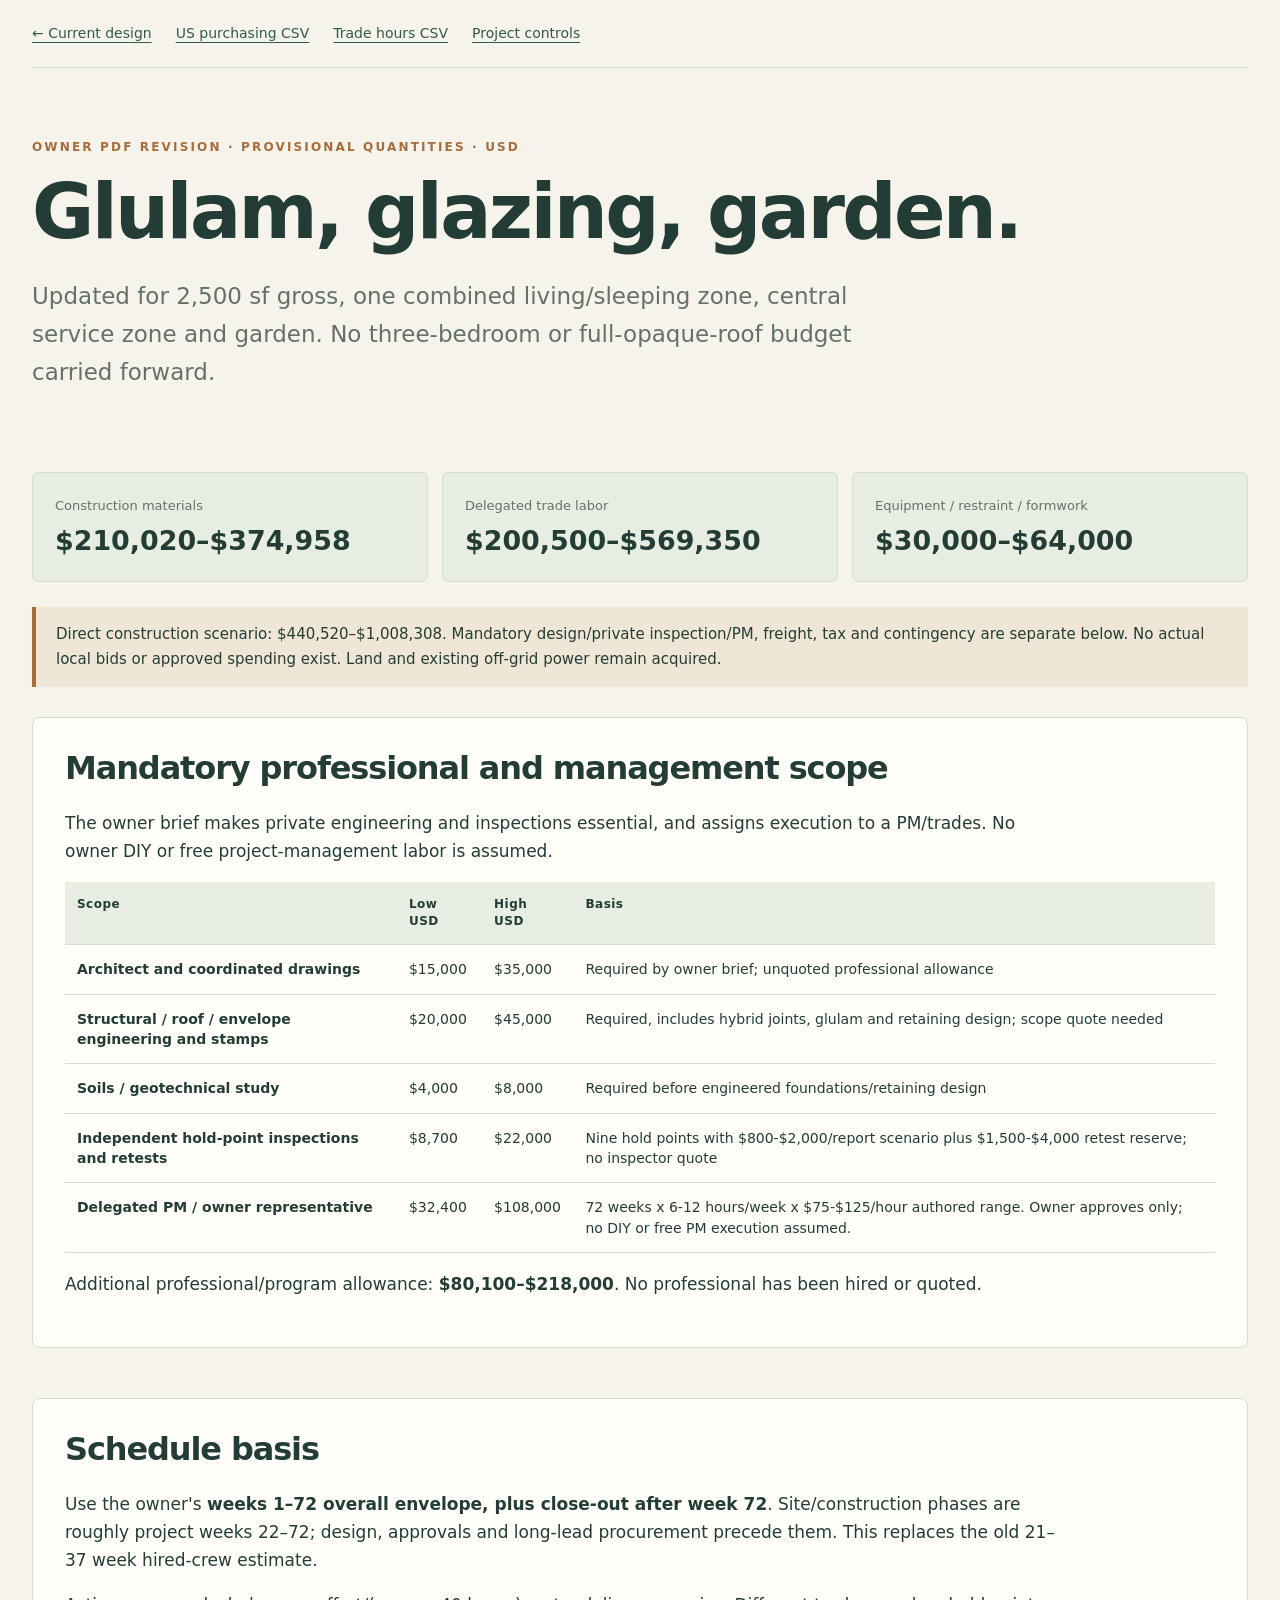
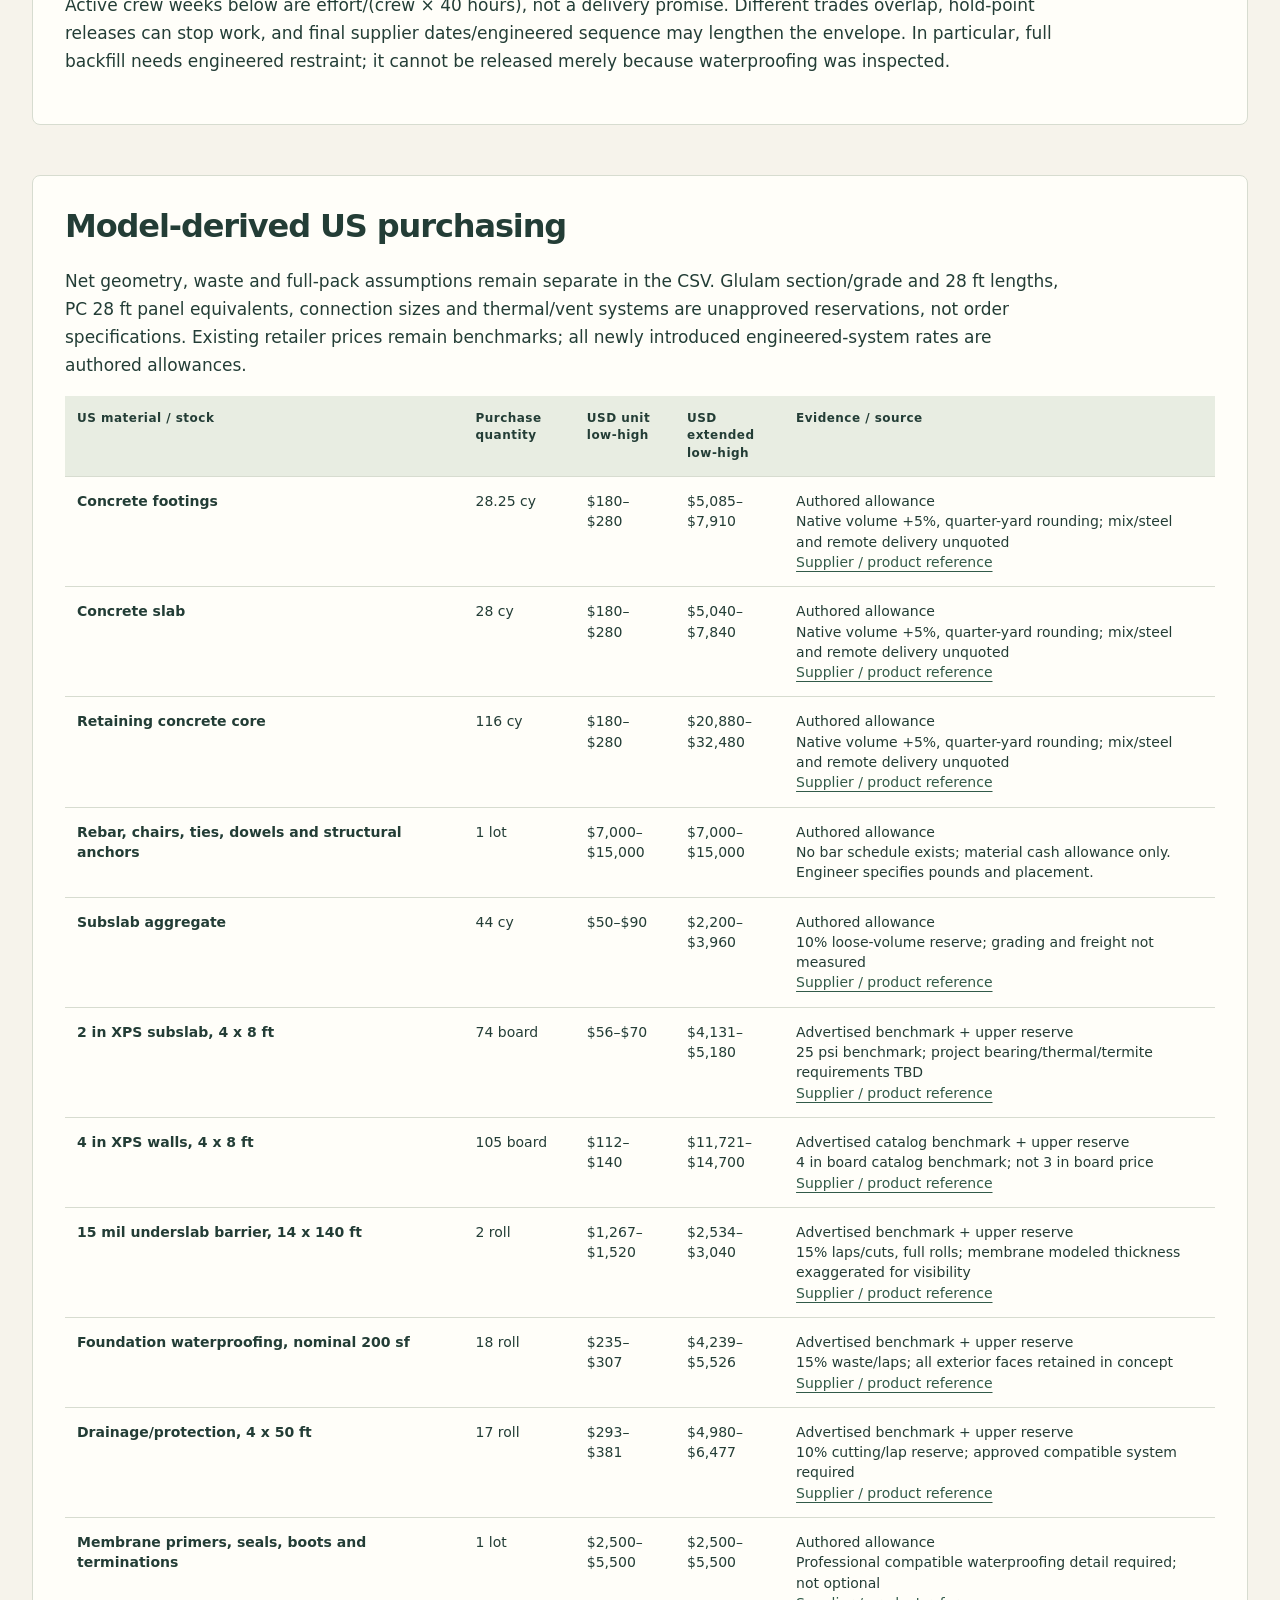
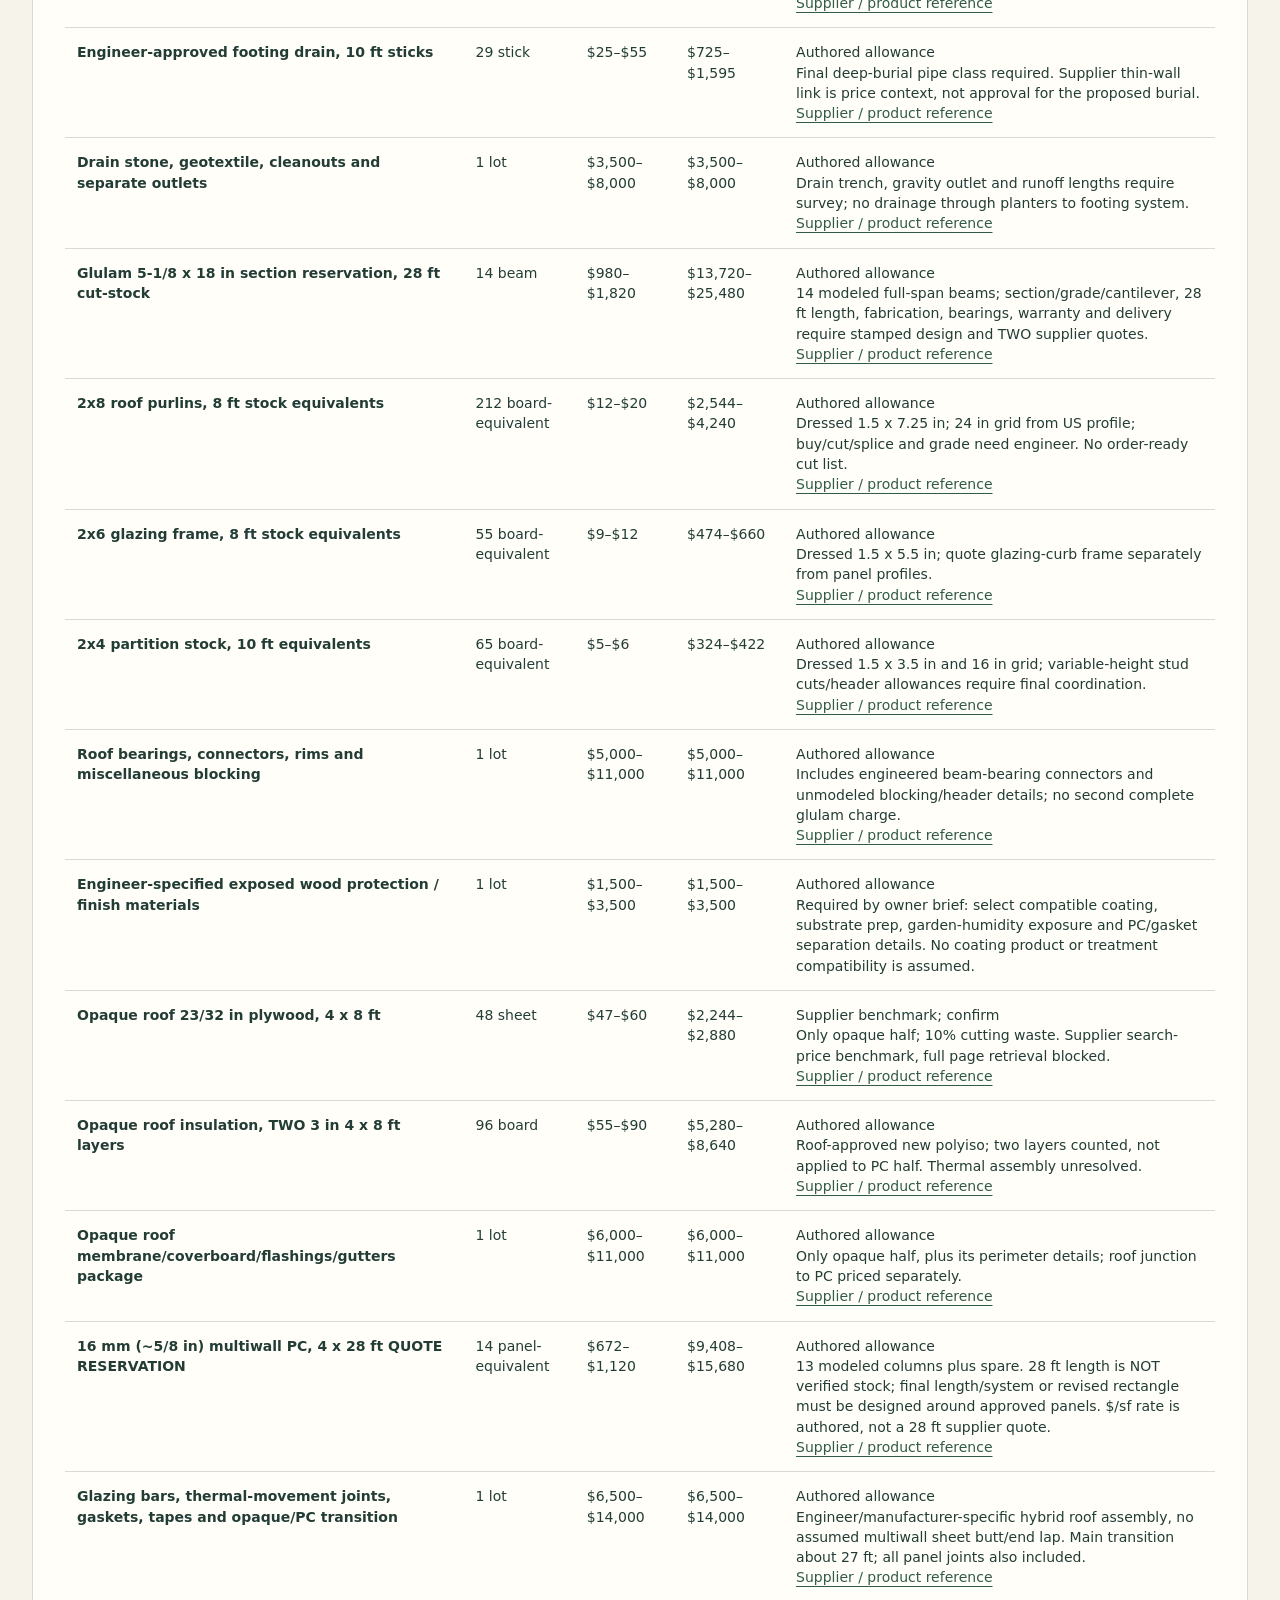
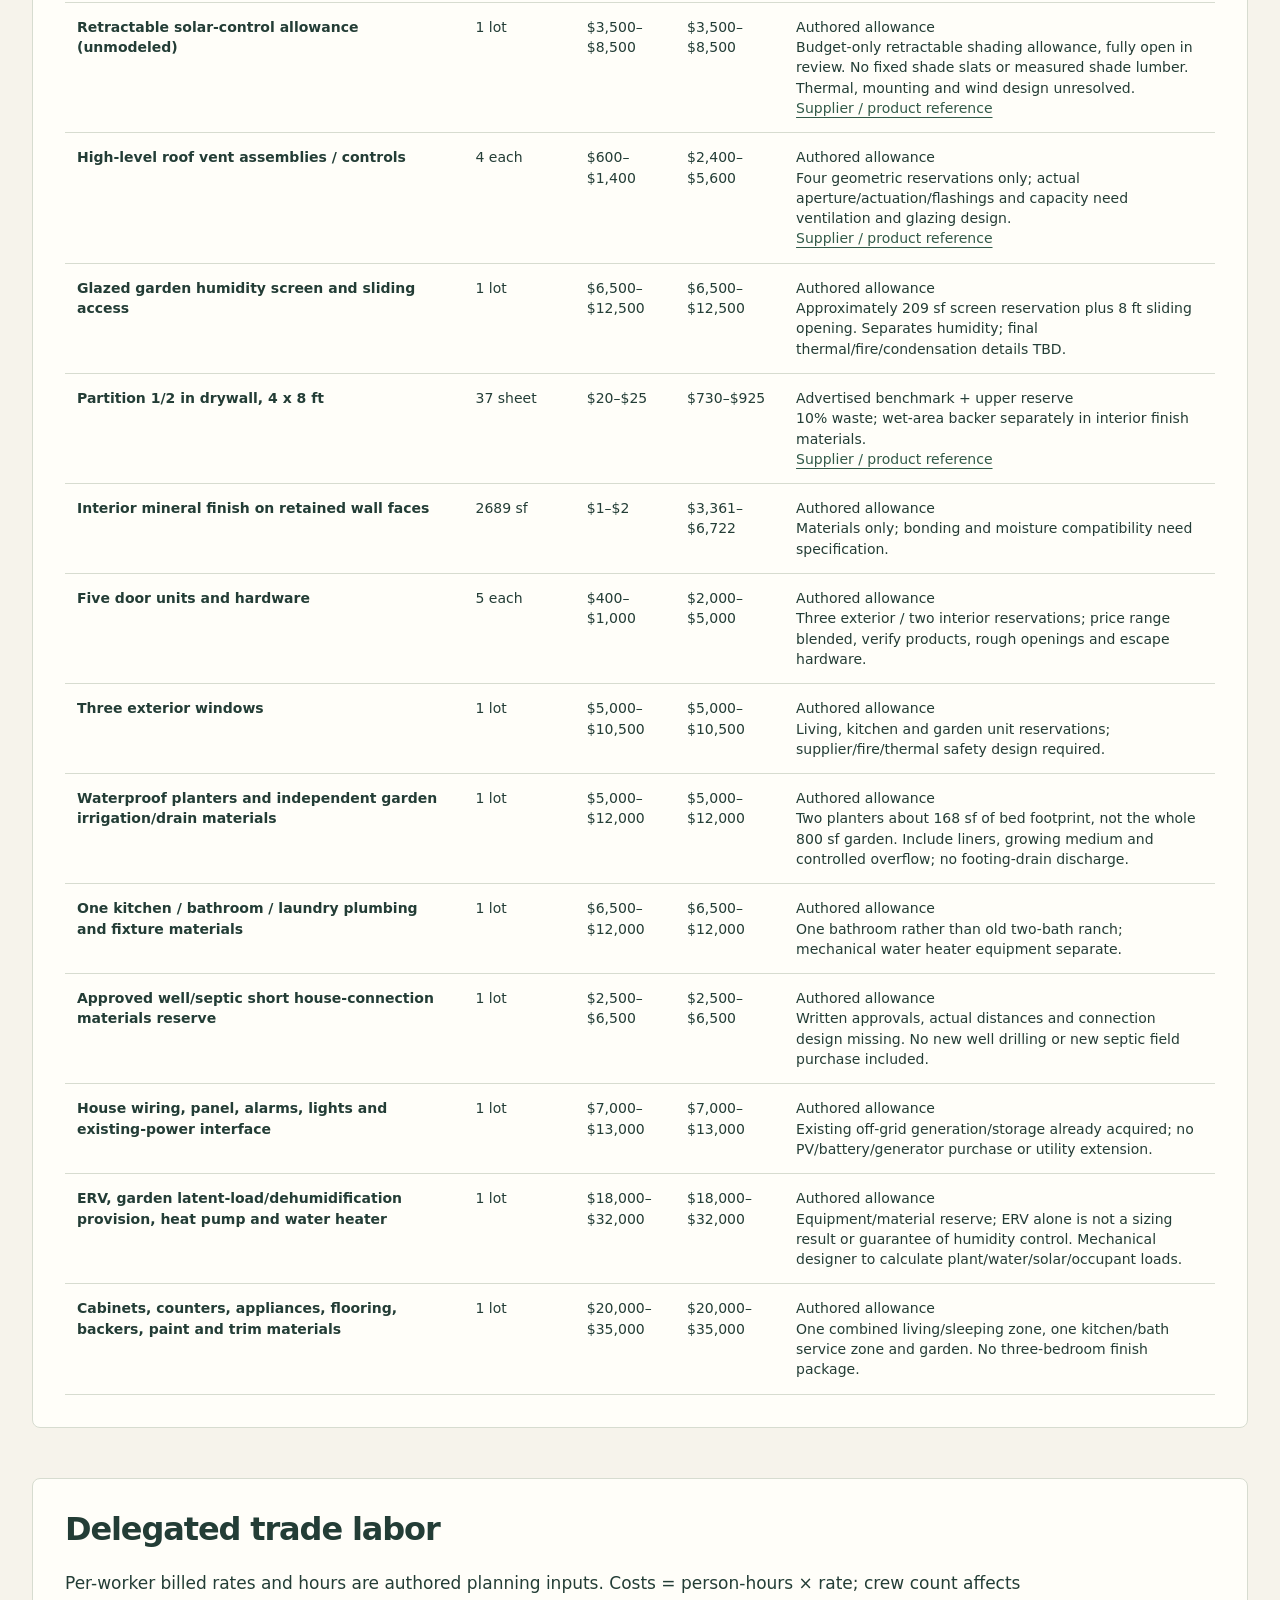
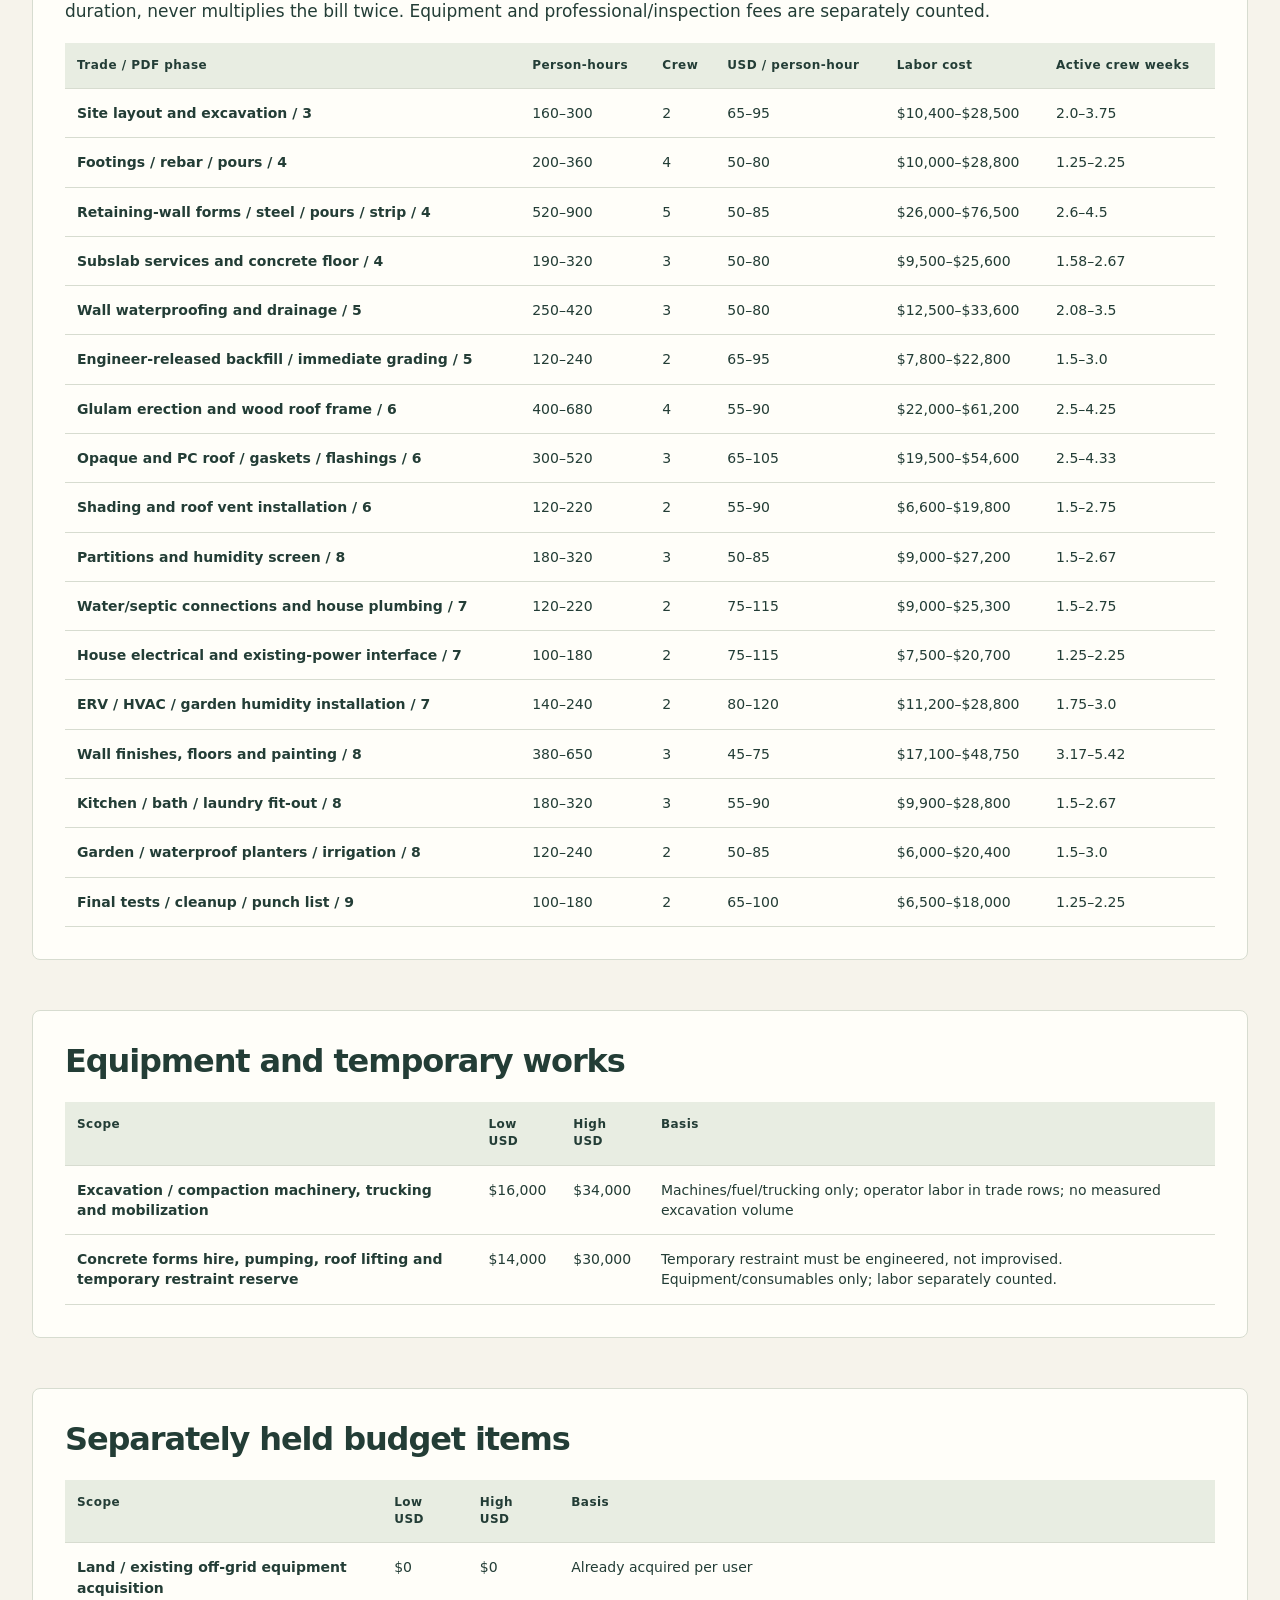
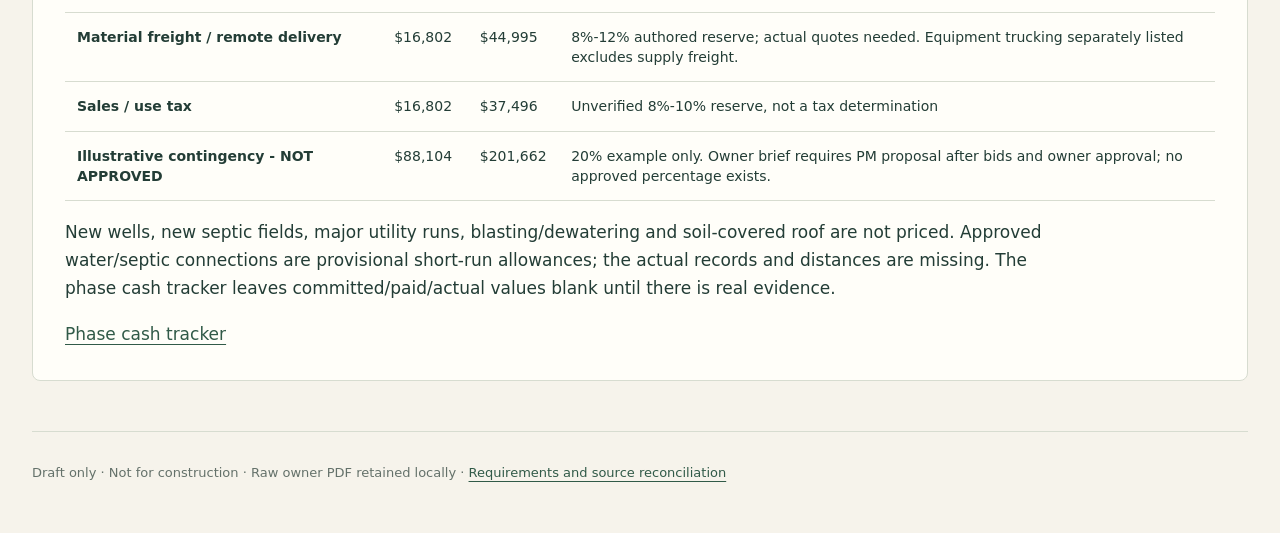
<file: materials/costs.html>
<!doctype html><html lang="en"><meta charset="utf-8"><meta name="viewport" content="width=device-width,initial-scale=1"><meta http-equiv="refresh" content="0;url=../revisions/owner-brief-v2/materials/costs.html"><title>Cost report superseded</title><p>The ranch estimate is superseded. <a href="../revisions/owner-brief-v2/materials/costs.html">Open current owner-brief construction report</a>.</p></html>
</file>
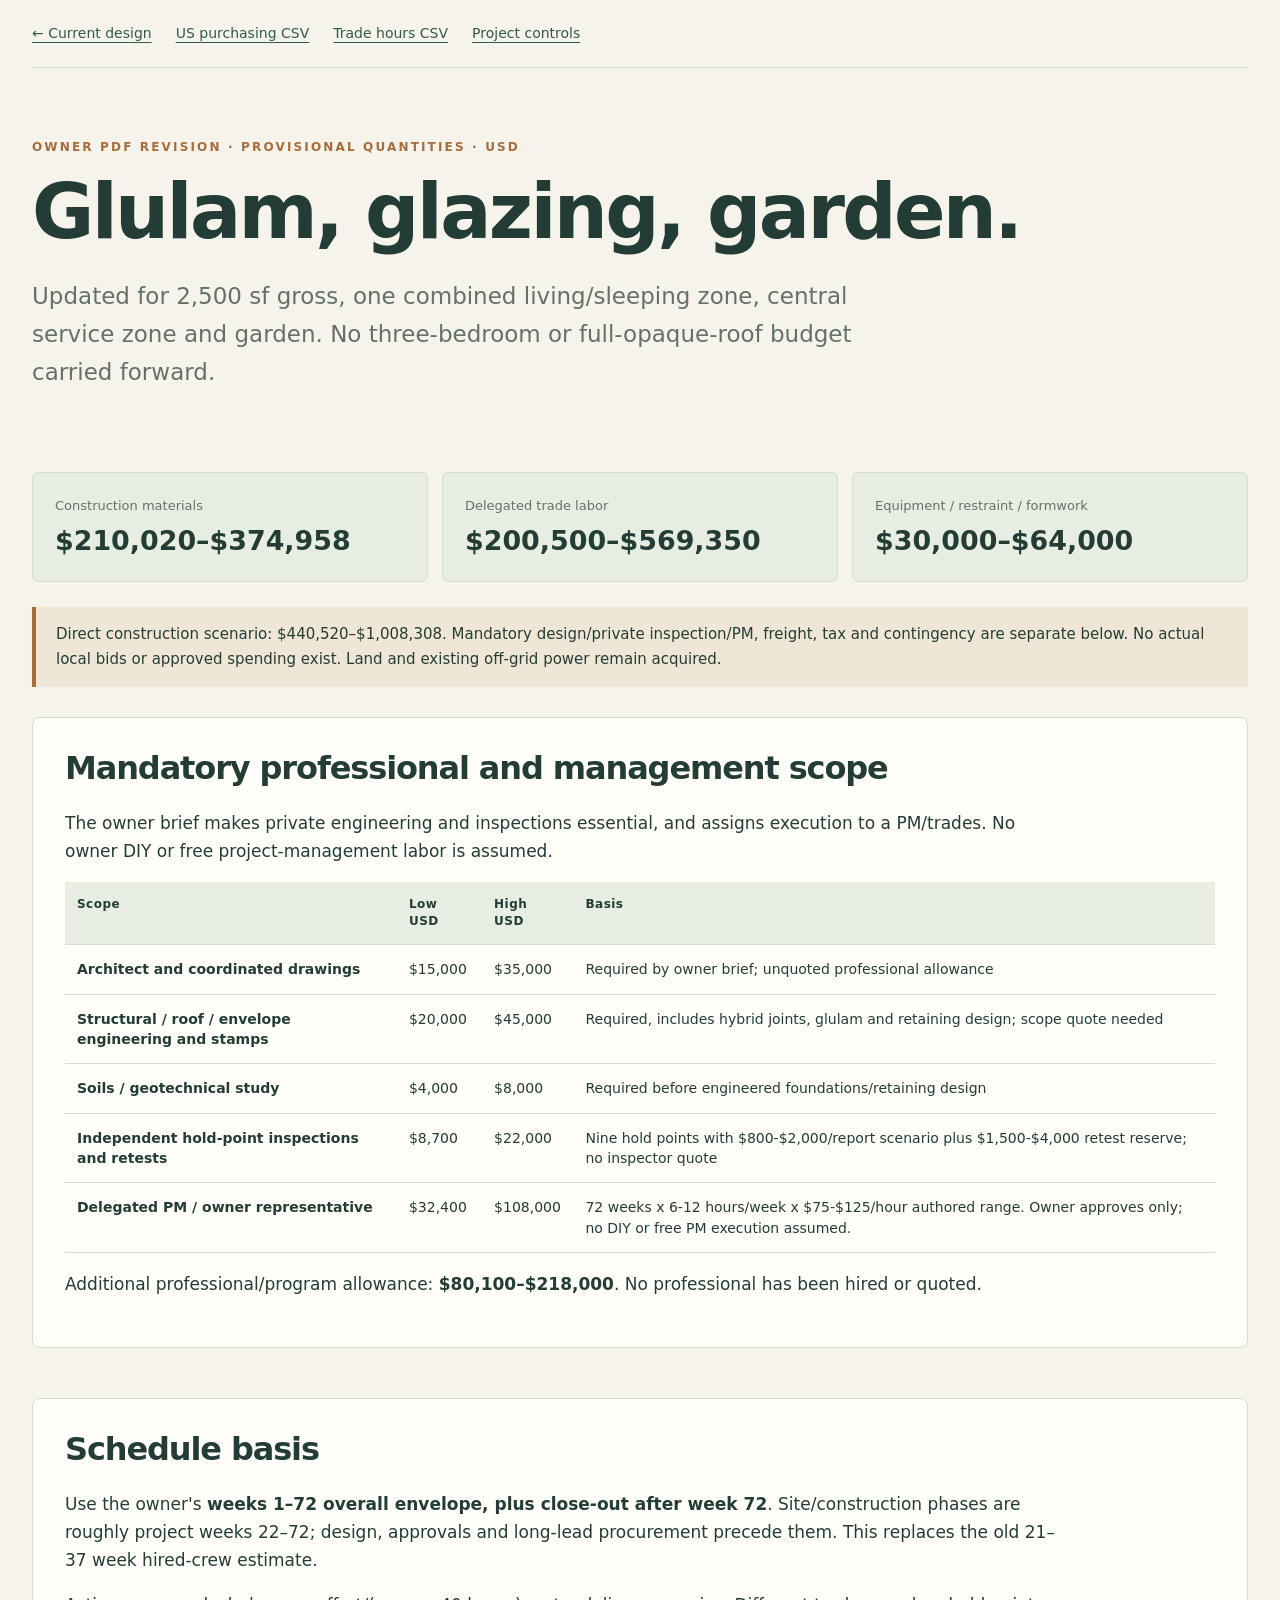
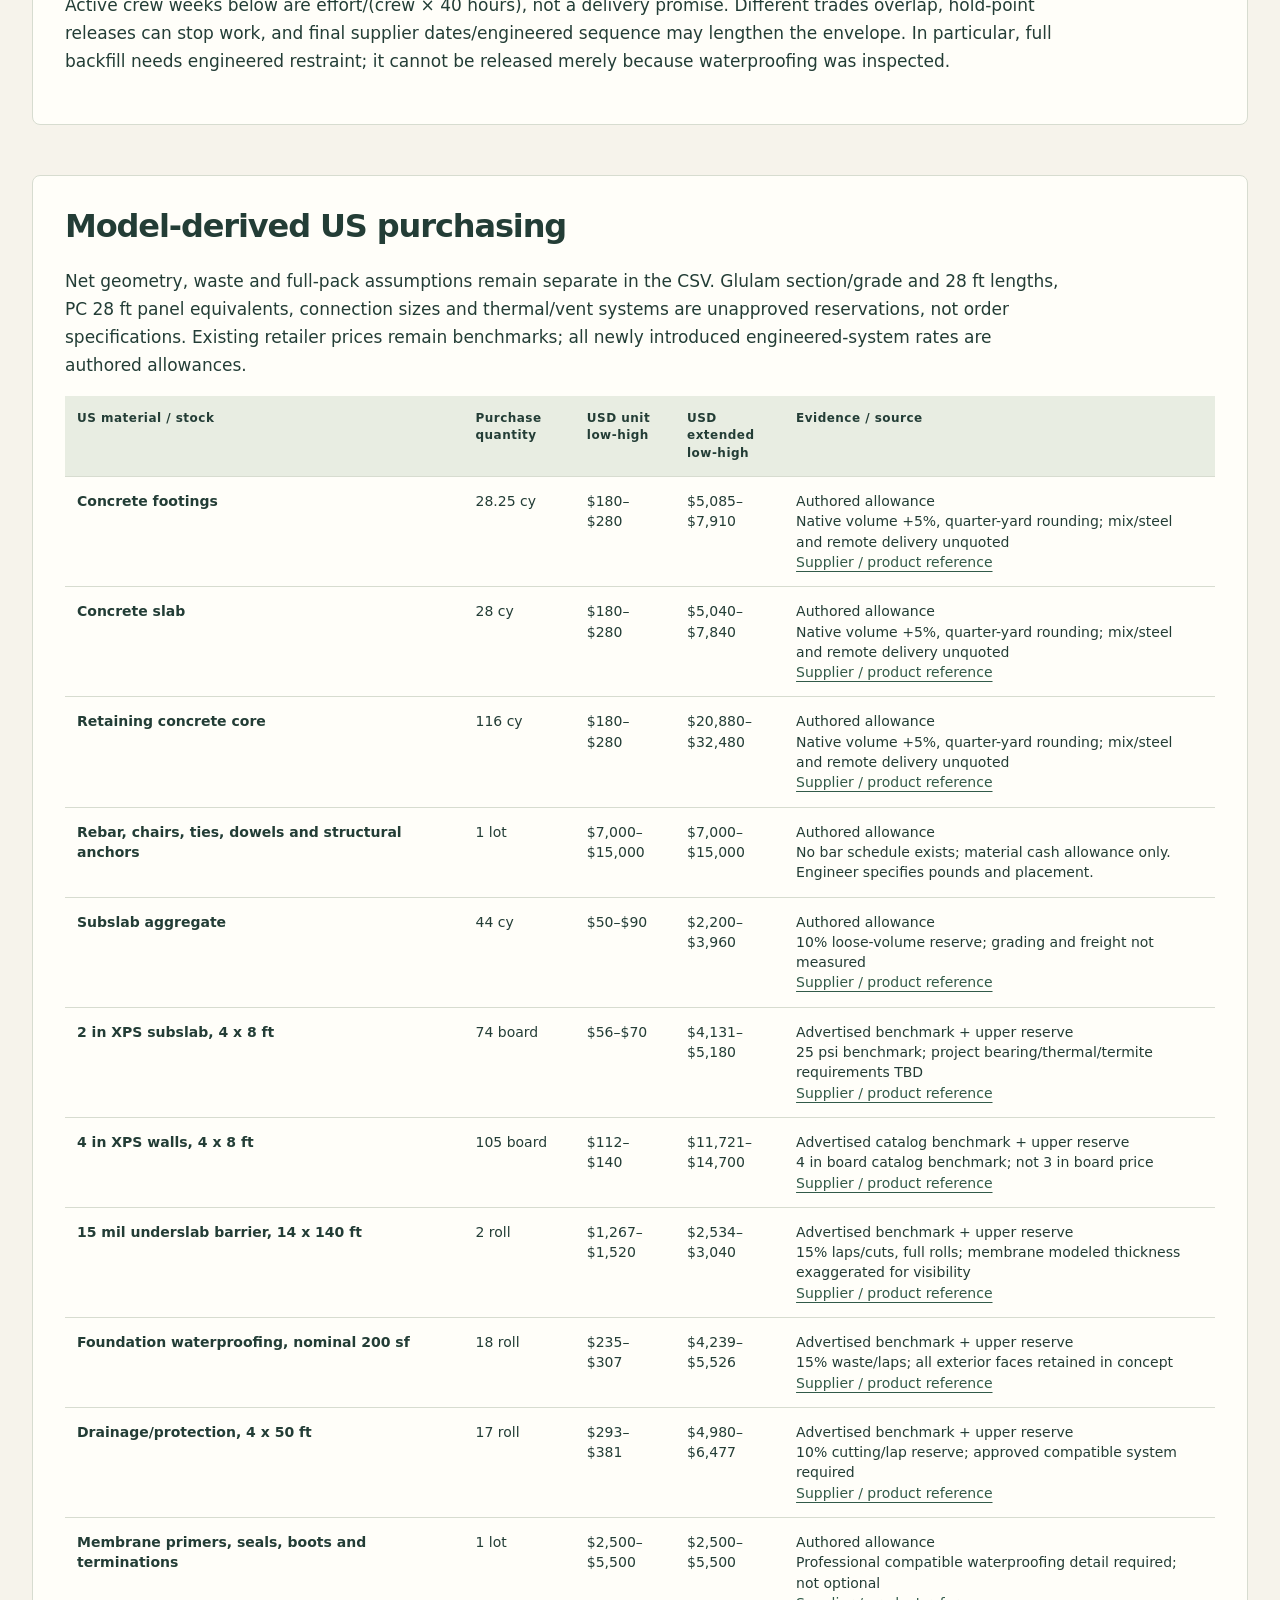
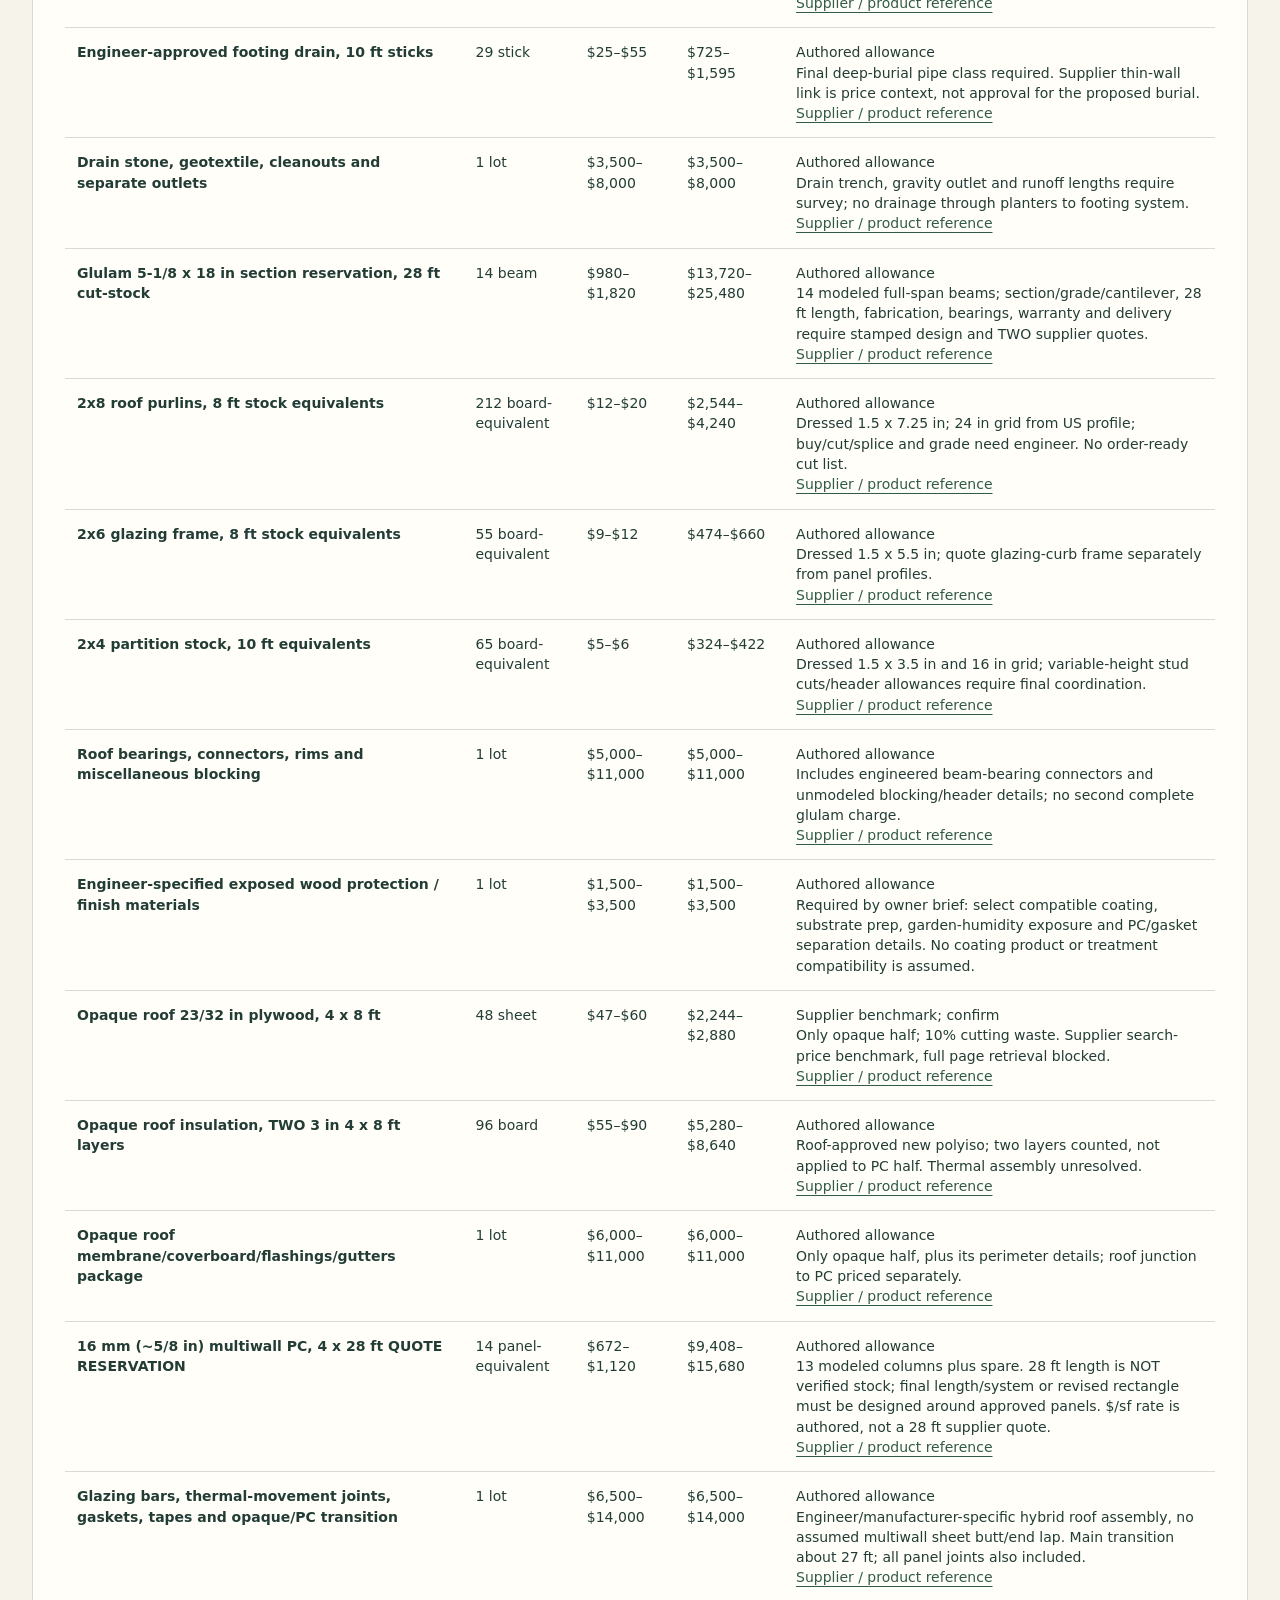
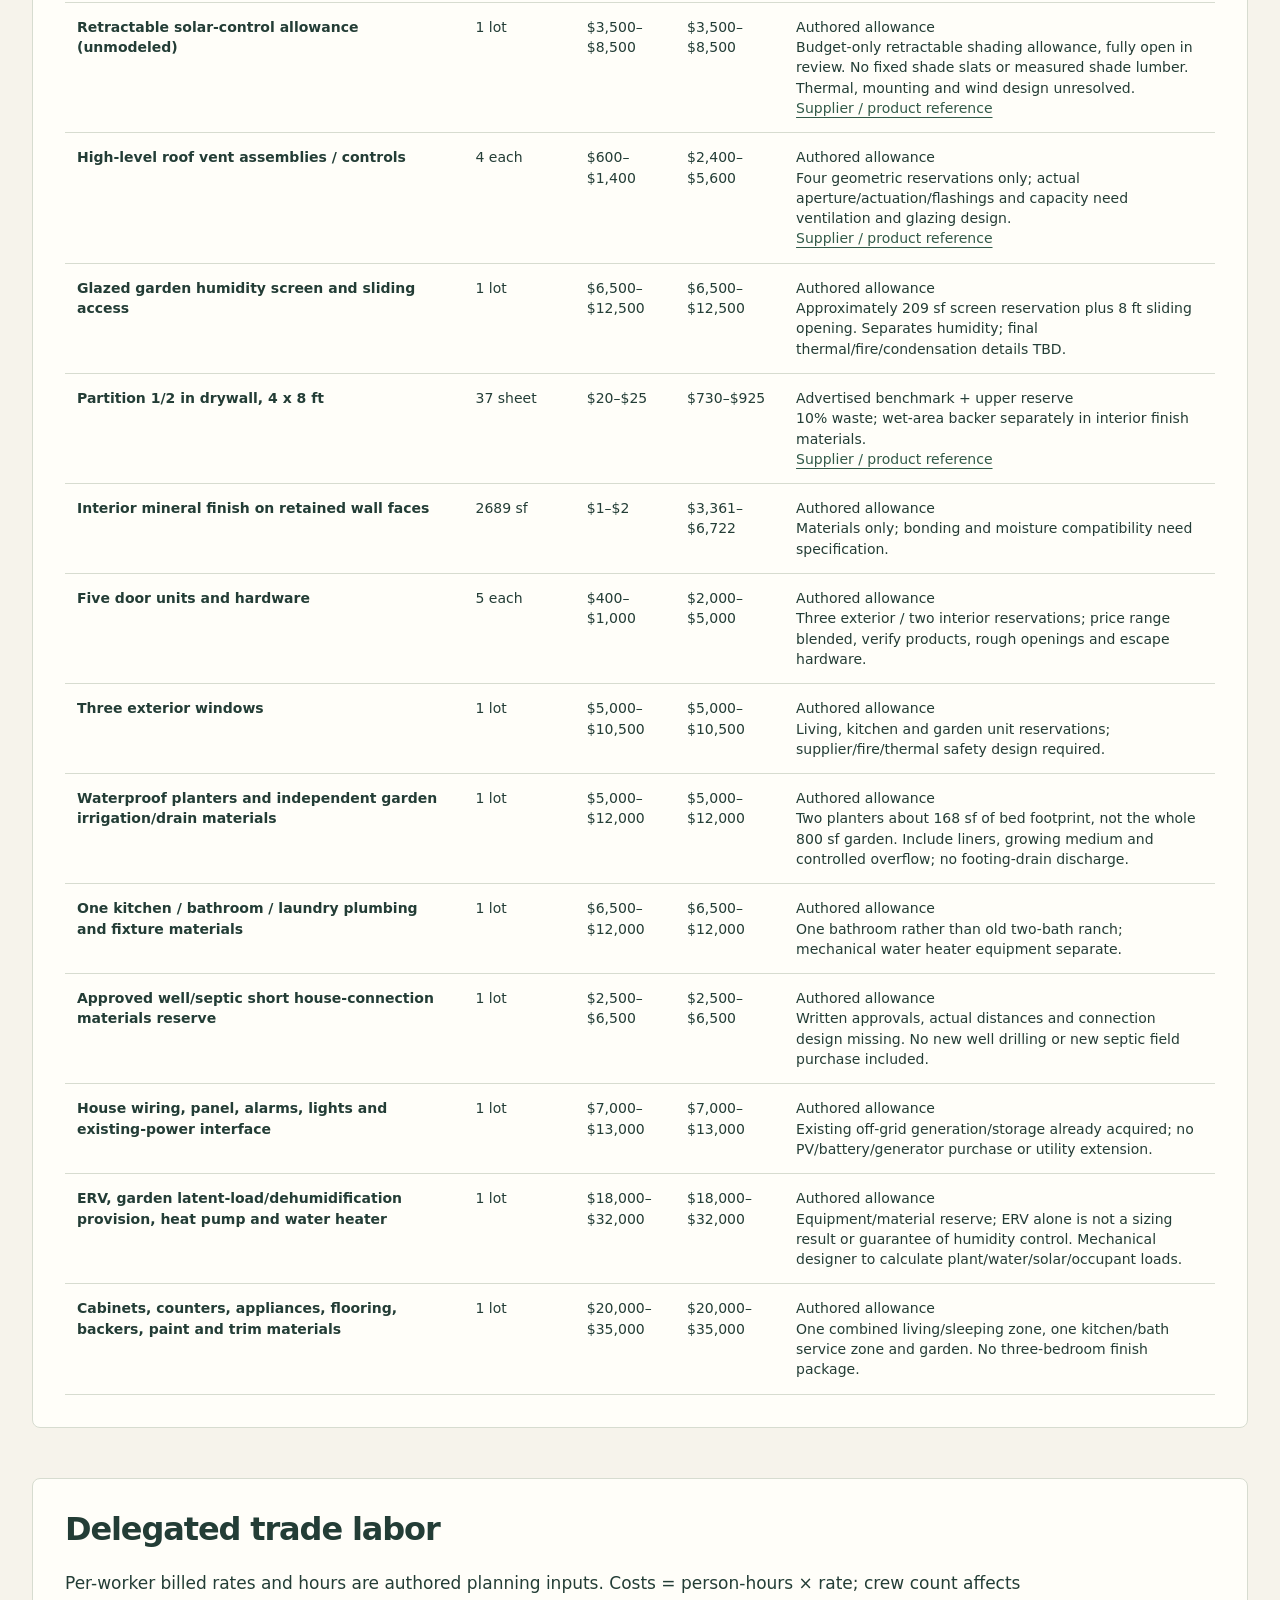
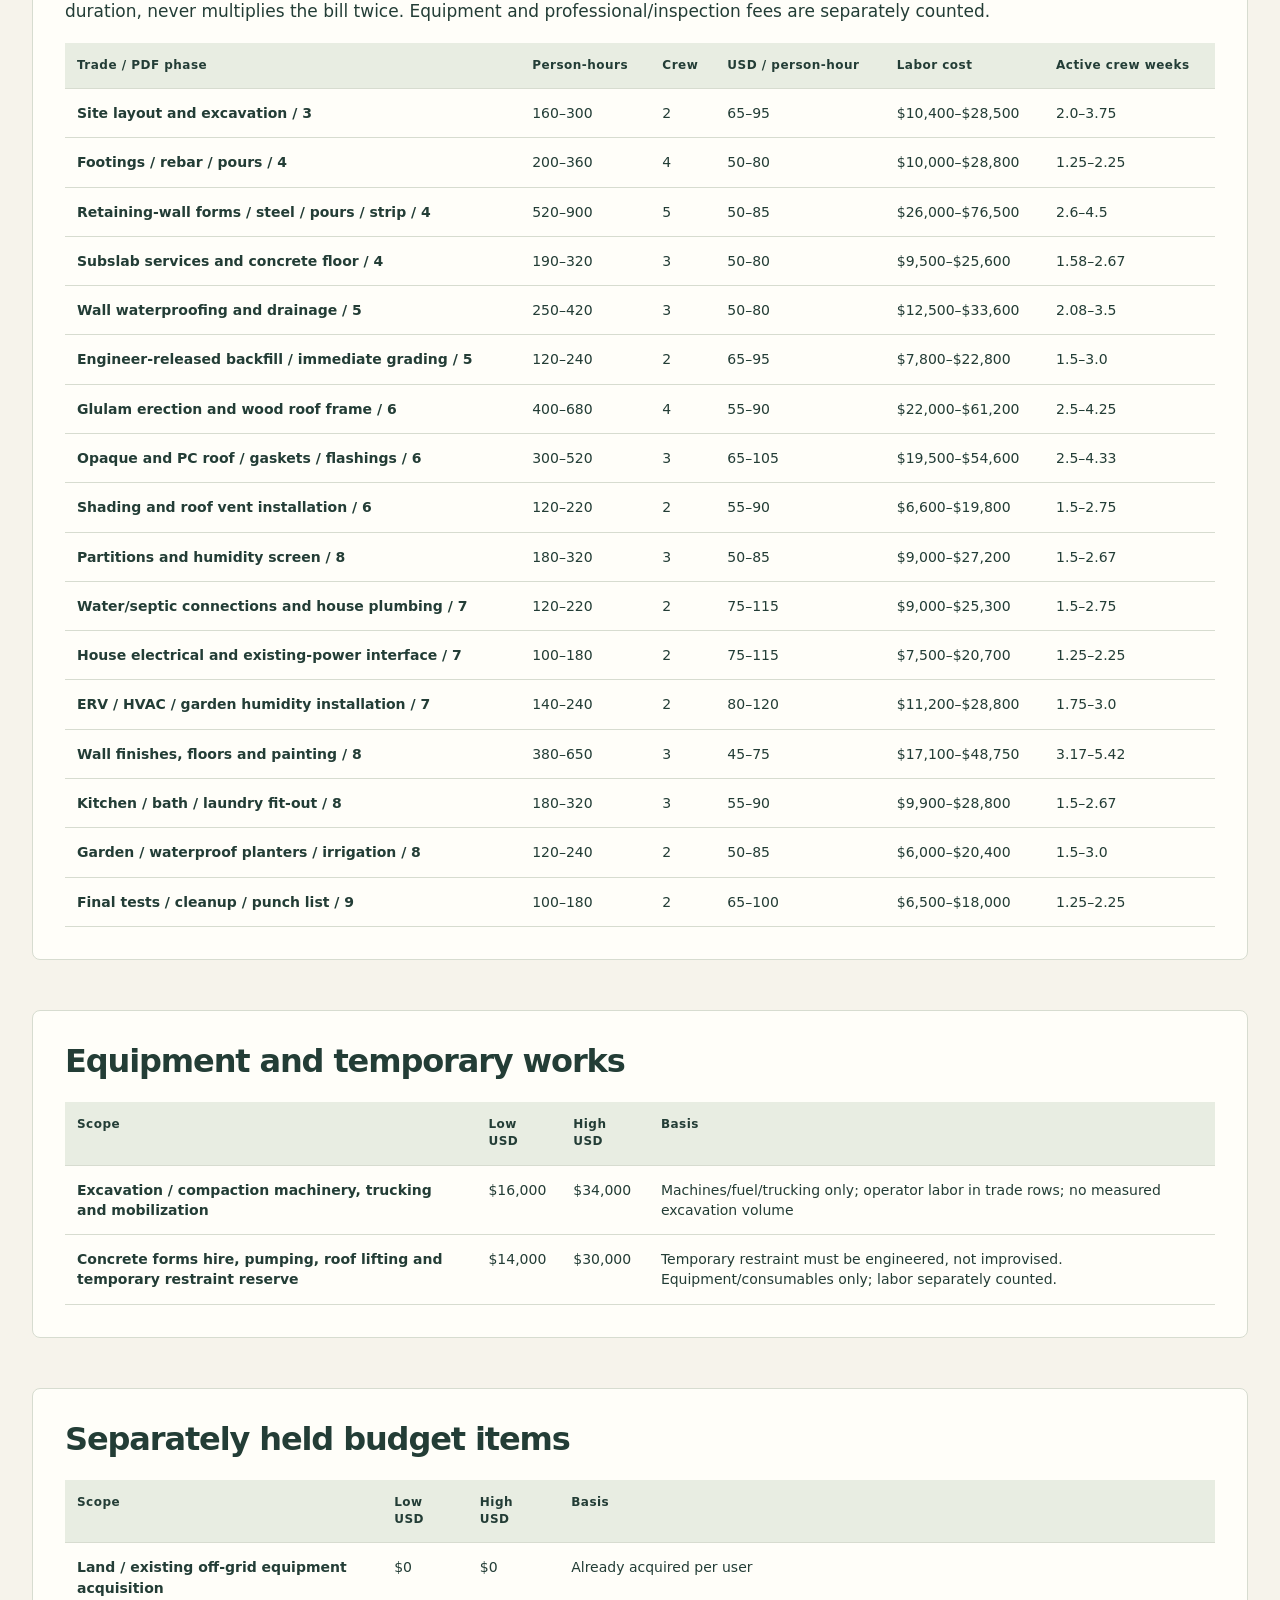
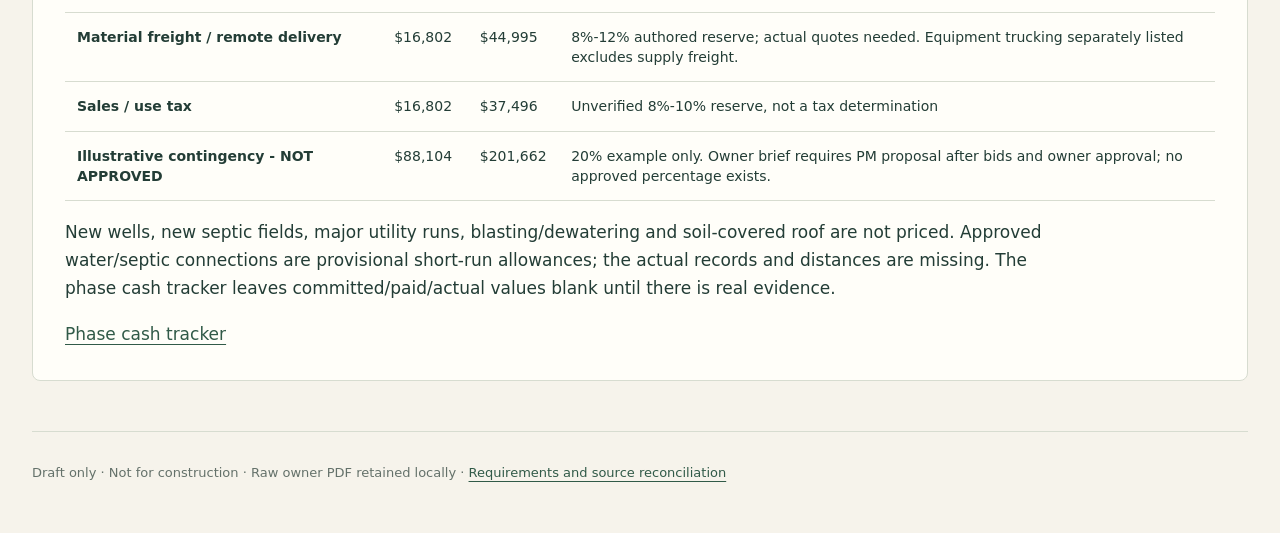
<file: revisions/owner-brief-v2/materials/costs.html>
<!doctype html><html lang="en"><head><meta charset="utf-8"><meta name="viewport" content="width=device-width,initial-scale=1"><title>Owner brief V2 · Construction and program budget</title><link rel="stylesheet" href="../../../assets/site.css?v=owner-v2"></head><body><main><nav><a href="../../../index.html">← Current design</a><a href="us-purchasing-and-costs.csv">US purchasing CSV</a><a href="trade-labor.csv">Trade hours CSV</a><a href="../project/index.html">Project controls</a></nav><header><p class="eyebrow">OWNER PDF REVISION · PROVISIONAL QUANTITIES · USD</p><h1>Glulam, glazing, garden.</h1><p class="lede">Updated for 2,500 sf gross, one combined living/sleeping zone, central service zone and garden. No three-bedroom or full-opaque-roof budget carried forward.</p></header><div class="metrics"><article><span>Construction materials</span><strong>$210,020–$374,958</strong></article><article><span>Delegated trade labor</span><strong>$200,500–$569,350</strong></article><article><span>Equipment / restraint / formwork</span><strong>$30,000–$64,000</strong></article></div><p class="notice">Direct construction scenario: $440,520–$1,008,308. Mandatory design/private inspection/PM, freight, tax and contingency are separate below. No actual local bids or approved spending exist. Land and existing off-grid power remain acquired.</p><section><h2>Mandatory professional and management scope</h2><p>The owner brief makes private engineering and inspections essential, and assigns execution to a PM/trades. No owner DIY or free project-management labor is assumed.</p><div class="table-wrap"><table><thead><tr><th>Scope</th><th>Low USD</th><th>High USD</th><th>Basis</th></tr></thead><tbody><tr><td>Architect and coordinated drawings</td><td>$15,000</td><td>$35,000</td><td>Required by owner brief; unquoted professional allowance</td></tr><tr><td>Structural / roof / envelope engineering and stamps</td><td>$20,000</td><td>$45,000</td><td>Required, includes hybrid joints, glulam and retaining design; scope quote needed</td></tr><tr><td>Soils / geotechnical study</td><td>$4,000</td><td>$8,000</td><td>Required before engineered foundations/retaining design</td></tr><tr><td>Independent hold-point inspections and retests</td><td>$8,700</td><td>$22,000</td><td>Nine hold points with $800-$2,000/report scenario plus $1,500-$4,000 retest reserve; no inspector quote</td></tr><tr><td>Delegated PM / owner representative</td><td>$32,400</td><td>$108,000</td><td>72 weeks x 6-12 hours/week x $75-$125/hour authored range. Owner approves only; no DIY or free PM execution assumed.</td></tr></tbody></table></div><p>Additional professional/program allowance: <b>$80,100–$218,000</b>. No professional has been hired or quoted.</p></section><section><h2>Schedule basis</h2><p>Use the owner's <b>weeks 1–72 overall envelope, plus close-out after week 72</b>. Site/construction phases are roughly project weeks 22–72; design, approvals and long-lead procurement precede them. This replaces the old 21–37 week hired-crew estimate.</p><p>Active crew weeks below are effort/(crew × 40 hours), not a delivery promise. Different trades overlap, hold-point releases can stop work, and final supplier dates/engineered sequence may lengthen the envelope. In particular, full backfill needs engineered restraint; it cannot be released merely because waterproofing was inspected.</p></section><section><h2>Model-derived US purchasing</h2><p>Net geometry, waste and full-pack assumptions remain separate in the CSV. Glulam section/grade and 28 ft lengths, PC 28 ft panel equivalents, connection sizes and thermal/vent systems are unapproved reservations, not order specifications. Existing retailer prices remain benchmarks; all newly introduced engineered-system rates are authored allowances.</p><div class="table-wrap"><table><thead><tr><th>US material / stock</th><th>Purchase quantity</th><th>USD unit low-high</th><th>USD extended low-high</th><th>Evidence / source</th></tr></thead><tbody><tr><td>Concrete footings</td><td>28.25 cy</td><td>$180–$280</td><td>$5,085–$7,910</td><td>Authored allowance<br>Native volume +5%, quarter-yard rounding; mix/steel and remote delivery unquoted<br><a href="https://www.azrockproducts.org/committees/concrete-technical-and-educationready-mixed-concrete-plant-certification-list/">Supplier / product reference</a></td></tr><tr><td>Concrete slab</td><td>28 cy</td><td>$180–$280</td><td>$5,040–$7,840</td><td>Authored allowance<br>Native volume +5%, quarter-yard rounding; mix/steel and remote delivery unquoted<br><a href="https://www.azrockproducts.org/committees/concrete-technical-and-educationready-mixed-concrete-plant-certification-list/">Supplier / product reference</a></td></tr><tr><td>Retaining concrete core</td><td>116 cy</td><td>$180–$280</td><td>$20,880–$32,480</td><td>Authored allowance<br>Native volume +5%, quarter-yard rounding; mix/steel and remote delivery unquoted<br><a href="https://www.azrockproducts.org/committees/concrete-technical-and-educationready-mixed-concrete-plant-certification-list/">Supplier / product reference</a></td></tr><tr><td>Rebar, chairs, ties, dowels and structural anchors</td><td>1 lot</td><td>$7,000–$15,000</td><td>$7,000–$15,000</td><td>Authored allowance<br>No bar schedule exists; material cash allowance only. Engineer specifies pounds and placement.</td></tr><tr><td>Subslab aggregate</td><td>44 cy</td><td>$50–$90</td><td>$2,200–$3,960</td><td>Authored allowance<br>10% loose-volume reserve; grading and freight not measured<br><a href="https://www.acmesand.com/wp-content/uploads/2025/05/ACME-PRICE-SHEET-05-02-2025.pdf">Supplier / product reference</a></td></tr><tr><td>2 in XPS subslab, 4 x 8 ft</td><td>74 board</td><td>$56–$70</td><td>$4,131–$5,180</td><td>Advertised benchmark + upper reserve<br>25 psi benchmark; project bearing/thermal/termite requirements TBD<br><a href="https://insulation.supply/product/foamular-250-2in-r10">Supplier / product reference</a></td></tr><tr><td>4 in XPS walls, 4 x 8 ft</td><td>105 board</td><td>$112–$140</td><td>$11,721–$14,700</td><td>Advertised catalog benchmark + upper reserve<br>4 in board catalog benchmark; not 3 in board price<br><a href="https://insulation.supply/shop/foamular-150-250">Supplier / product reference</a></td></tr><tr><td>15 mil underslab barrier, 14 x 140 ft</td><td>2 roll</td><td>$1,267–$1,520</td><td>$2,534–$3,040</td><td>Advertised benchmark + upper reserve<br>15% laps/cuts, full rolls; membrane modeled thickness exaggerated for visibility<br><a href="https://www.overlakesupply.com/products/stego-wrap-15-mil-14-x-140">Supplier / product reference</a></td></tr><tr><td>Foundation waterproofing, nominal 200 sf</td><td>18 roll</td><td>$235–$307</td><td>$4,239–$5,526</td><td>Advertised benchmark + upper reserve<br>15% waste/laps; all exterior faces retained in concept<br><a href="https://chasephipps.com/carlisle-coatings/">Supplier / product reference</a></td></tr><tr><td>Drainage/protection, 4 x 50 ft</td><td>17 roll</td><td>$293–$381</td><td>$4,980–$6,477</td><td>Advertised benchmark + upper reserve<br>10% cutting/lap reserve; approved compatible system required<br><a href="https://chasephipps.com/carlisle-coatings/">Supplier / product reference</a></td></tr><tr><td>Membrane primers, seals, boots and terminations</td><td>1 lot</td><td>$2,500–$5,500</td><td>$2,500–$5,500</td><td>Authored allowance<br>Professional compatible waterproofing detail required; not optional<br><a href="https://chasephipps.com/carlisle-coatings/">Supplier / product reference</a></td></tr><tr><td>Engineer-approved footing drain, 10 ft sticks</td><td>29 stick</td><td>$25–$55</td><td>$725–$1,595</td><td>Authored allowance<br>Final deep-burial pipe class required. Supplier thin-wall link is price context, not approval for the proposed burial.<br><a href="https://www.ussupply.com/4-x-10-pvc-pipe-sewer-and-drain-perforated-6755.html">Supplier / product reference</a></td></tr><tr><td>Drain stone, geotextile, cleanouts and separate outlets</td><td>1 lot</td><td>$3,500–$8,000</td><td>$3,500–$8,000</td><td>Authored allowance<br>Drain trench, gravity outlet and runoff lengths require survey; no drainage through planters to footing system.<br><a href="https://www.acmesand.com/wp-content/uploads/2025/05/ACME-PRICE-SHEET-05-02-2025.pdf">Supplier / product reference</a></td></tr><tr><td>Glulam 5-1/8 x 18 in section reservation, 28 ft cut-stock</td><td>14 beam</td><td>$980–$1,820</td><td>$13,720–$25,480</td><td>Authored allowance<br>14 modeled full-span beams; section/grade/cantilever, 28 ft length, fabrication, bearings, warranty and delivery require stamped design and TWO supplier quotes.<br><a href="https://store.angelesmillwork.com/products/glulam-beam-5-1-8--x-18--lf-7058.html">Supplier / product reference</a></td></tr><tr><td>2x8 roof purlins, 8 ft stock equivalents</td><td>212 board-equivalent</td><td>$12–$20</td><td>$2,544–$4,240</td><td>Authored allowance<br>Dressed 1.5 x 7.25 in; 24 in grid from US profile; buy/cut/splice and grade need engineer. No order-ready cut list.<br><a href="https://www.homedepot.com/b/Lumber-Composites-Dimensional-Lumber-Framing-Lumber/N-5yc1vZc55w">Supplier / product reference</a></td></tr><tr><td>2x6 glazing frame, 8 ft stock equivalents</td><td>55 board-equivalent</td><td>$9–$12</td><td>$474–$660</td><td>Authored allowance<br>Dressed 1.5 x 5.5 in; quote glazing-curb frame separately from panel profiles.<br><a href="https://www.homedepot.com/b/Lumber-Composites-Dimensional-Lumber-Framing-Lumber/Same-Day-Delivery/2x6/8-ft/N-5yc1vZc55wZ1z0ywy6Z1z175cqZ1z1rkql">Supplier / product reference</a></td></tr><tr><td>2x4 partition stock, 10 ft equivalents</td><td>65 board-equivalent</td><td>$5–$6</td><td>$324–$422</td><td>Authored allowance<br>Dressed 1.5 x 3.5 in and 16 in grid; variable-height stud cuts/header allowances require final coordination.<br><a href="https://www.homedepot.com/b/Lumber-Composites-Dimensional-Lumber-Framing-Lumber/See-store-for-details/2x4/10-ft/N-5yc1vZc55wZ1z0qup4Z1z0ywxvZ1z1rkse">Supplier / product reference</a></td></tr><tr><td>Roof bearings, connectors, rims and miscellaneous blocking</td><td>1 lot</td><td>$5,000–$11,000</td><td>$5,000–$11,000</td><td>Authored allowance<br>Includes engineered beam-bearing connectors and unmodeled blocking/header details; no second complete glulam charge.<br><a href="https://www.weyerhaeuser.com/woodproducts/engineered-lumber/tji-joists/">Supplier / product reference</a></td></tr><tr><td>Engineer-specified exposed wood protection / finish materials</td><td>1 lot</td><td>$1,500–$3,500</td><td>$1,500–$3,500</td><td>Authored allowance<br>Required by owner brief: select compatible coating, substrate prep, garden-humidity exposure and PC/gasket separation details. No coating product or treatment compatibility is assumed.</td></tr><tr><td>Opaque roof 23/32 in plywood, 4 x 8 ft</td><td>48 sheet</td><td>$47–$60</td><td>$2,244–$2,880</td><td>Supplier benchmark; confirm<br>Only opaque half; 10% cutting waste. Supplier search-price benchmark, full page retrieval blocked.<br><a href="https://www.requarth.com/c/rated-structural-plywood">Supplier / product reference</a></td></tr><tr><td>Opaque roof insulation, TWO 3 in 4 x 8 ft layers</td><td>96 board</td><td>$55–$90</td><td>$5,280–$8,640</td><td>Authored allowance<br>Roof-approved new polyiso; two layers counted, not applied to PC half. Thermal assembly unresolved.<br><a href="https://lakefrontsupply.com/roofing/commercial-low-slope/iso-polyiso-roof-boards.html">Supplier / product reference</a></td></tr><tr><td>Opaque roof membrane/coverboard/flashings/gutters package</td><td>1 lot</td><td>$6,000–$11,000</td><td>$6,000–$11,000</td><td>Authored allowance<br>Only opaque half, plus its perimeter details; roof junction to PC priced separately.<br><a href="https://www.flatroofsolutions.com/10-x-100-Black-EPDM-60-mil-Rubber-Roofing_p_195.html">Supplier / product reference</a></td></tr><tr><td>16 mm (~5/8 in) multiwall PC, 4 x 28 ft QUOTE RESERVATION</td><td>14 panel-equivalent</td><td>$672–$1,120</td><td>$9,408–$15,680</td><td>Authored allowance<br>13 modeled columns plus spare. 28 ft length is NOT verified stock; final length/system or revised rectangle must be designed around approved panels. $/sf rate is authored, not a 28 ft supplier quote.<br><a href="https://www.greenhousemegastore.com/products/16mm-polycarbonate-clear">Supplier / product reference</a></td></tr><tr><td>Glazing bars, thermal-movement joints, gaskets, tapes and opaque/PC transition</td><td>1 lot</td><td>$6,500–$14,000</td><td>$6,500–$14,000</td><td>Authored allowance<br>Engineer/manufacturer-specific hybrid roof assembly, no assumed multiwall sheet butt/end lap. Main transition about 27 ft; all panel joints also included.<br><a href="https://www.greenhousemegastore.com/products/16mm-polycarbonate-clear">Supplier / product reference</a></td></tr><tr><td>Retractable solar-control allowance (unmodeled)</td><td>1 lot</td><td>$3,500–$8,500</td><td>$3,500–$8,500</td><td>Authored allowance<br>Budget-only retractable shading allowance, fully open in review. No fixed shade slats or measured shade lumber. Thermal, mounting and wind design unresolved.<br><a href="https://www.greenhousemegastore.com/products/16mm-polycarbonate-clear">Supplier / product reference</a></td></tr><tr><td>High-level roof vent assemblies / controls</td><td>4 each</td><td>$600–$1,400</td><td>$2,400–$5,600</td><td>Authored allowance<br>Four geometric reservations only; actual aperture/actuation/flashings and capacity need ventilation and glazing design.<br><a href="https://www.greenhousemegastore.com/products/16mm-polycarbonate-clear">Supplier / product reference</a></td></tr><tr><td>Glazed garden humidity screen and sliding access</td><td>1 lot</td><td>$6,500–$12,500</td><td>$6,500–$12,500</td><td>Authored allowance<br>Approximately 209 sf screen reservation plus 8 ft sliding opening. Separates humidity; final thermal/fire/condensation details TBD.</td></tr><tr><td>Partition 1/2 in drywall, 4 x 8 ft</td><td>37 sheet</td><td>$20–$25</td><td>$730–$925</td><td>Advertised benchmark + upper reserve<br>10% waste; wet-area backer separately in interior finish materials.<br><a href="https://www.twperry.com/product/12x4x8-ultralight-sheetrock">Supplier / product reference</a></td></tr><tr><td>Interior mineral finish on retained wall faces</td><td>2689 sf</td><td>$1–$2</td><td>$3,361–$6,722</td><td>Authored allowance<br>Materials only; bonding and moisture compatibility need specification.</td></tr><tr><td>Five door units and hardware</td><td>5 each</td><td>$400–$1,000</td><td>$2,000–$5,000</td><td>Authored allowance<br>Three exterior / two interior reservations; price range blended, verify products, rough openings and escape hardware.</td></tr><tr><td>Three exterior windows</td><td>1 lot</td><td>$5,000–$10,500</td><td>$5,000–$10,500</td><td>Authored allowance<br>Living, kitchen and garden unit reservations; supplier/fire/thermal safety design required.</td></tr><tr><td>Waterproof planters and independent garden irrigation/drain materials</td><td>1 lot</td><td>$5,000–$12,000</td><td>$5,000–$12,000</td><td>Authored allowance<br>Two planters about 168 sf of bed footprint, not the whole 800 sf garden. Include liners, growing medium and controlled overflow; no footing-drain discharge.</td></tr><tr><td>One kitchen / bathroom / laundry plumbing and fixture materials</td><td>1 lot</td><td>$6,500–$12,000</td><td>$6,500–$12,000</td><td>Authored allowance<br>One bathroom rather than old two-bath ranch; mechanical water heater equipment separate.</td></tr><tr><td>Approved well/septic short house-connection materials reserve</td><td>1 lot</td><td>$2,500–$6,500</td><td>$2,500–$6,500</td><td>Authored allowance<br>Written approvals, actual distances and connection design missing. No new well drilling or new septic field purchase included.</td></tr><tr><td>House wiring, panel, alarms, lights and existing-power interface</td><td>1 lot</td><td>$7,000–$13,000</td><td>$7,000–$13,000</td><td>Authored allowance<br>Existing off-grid generation/storage already acquired; no PV/battery/generator purchase or utility extension.</td></tr><tr><td>ERV, garden latent-load/dehumidification provision, heat pump and water heater</td><td>1 lot</td><td>$18,000–$32,000</td><td>$18,000–$32,000</td><td>Authored allowance<br>Equipment/material reserve; ERV alone is not a sizing result or guarantee of humidity control. Mechanical designer to calculate plant/water/solar/occupant loads.</td></tr><tr><td>Cabinets, counters, appliances, flooring, backers, paint and trim materials</td><td>1 lot</td><td>$20,000–$35,000</td><td>$20,000–$35,000</td><td>Authored allowance<br>One combined living/sleeping zone, one kitchen/bath service zone and garden. No three-bedroom finish package.</td></tr></tbody></table></div></section><section><h2>Delegated trade labor</h2><p>Per-worker billed rates and hours are authored planning inputs. Costs = person-hours × rate; crew count affects duration, never multiplies the bill twice. Equipment and professional/inspection fees are separately counted.</p><div class="table-wrap"><table><thead><tr><th>Trade / PDF phase</th><th>Person-hours</th><th>Crew</th><th>USD / person-hour</th><th>Labor cost</th><th>Active crew weeks</th></tr></thead><tbody><tr><td>Site layout and excavation / 3</td><td>160–300</td><td>2</td><td>65–95</td><td>$10,400–$28,500</td><td>2.0–3.75</td></tr><tr><td>Footings / rebar / pours / 4</td><td>200–360</td><td>4</td><td>50–80</td><td>$10,000–$28,800</td><td>1.25–2.25</td></tr><tr><td>Retaining-wall forms / steel / pours / strip / 4</td><td>520–900</td><td>5</td><td>50–85</td><td>$26,000–$76,500</td><td>2.6–4.5</td></tr><tr><td>Subslab services and concrete floor / 4</td><td>190–320</td><td>3</td><td>50–80</td><td>$9,500–$25,600</td><td>1.58–2.67</td></tr><tr><td>Wall waterproofing and drainage / 5</td><td>250–420</td><td>3</td><td>50–80</td><td>$12,500–$33,600</td><td>2.08–3.5</td></tr><tr><td>Engineer-released backfill / immediate grading / 5</td><td>120–240</td><td>2</td><td>65–95</td><td>$7,800–$22,800</td><td>1.5–3.0</td></tr><tr><td>Glulam erection and wood roof frame / 6</td><td>400–680</td><td>4</td><td>55–90</td><td>$22,000–$61,200</td><td>2.5–4.25</td></tr><tr><td>Opaque and PC roof / gaskets / flashings / 6</td><td>300–520</td><td>3</td><td>65–105</td><td>$19,500–$54,600</td><td>2.5–4.33</td></tr><tr><td>Shading and roof vent installation / 6</td><td>120–220</td><td>2</td><td>55–90</td><td>$6,600–$19,800</td><td>1.5–2.75</td></tr><tr><td>Partitions and humidity screen / 8</td><td>180–320</td><td>3</td><td>50–85</td><td>$9,000–$27,200</td><td>1.5–2.67</td></tr><tr><td>Water/septic connections and house plumbing / 7</td><td>120–220</td><td>2</td><td>75–115</td><td>$9,000–$25,300</td><td>1.5–2.75</td></tr><tr><td>House electrical and existing-power interface / 7</td><td>100–180</td><td>2</td><td>75–115</td><td>$7,500–$20,700</td><td>1.25–2.25</td></tr><tr><td>ERV / HVAC / garden humidity installation / 7</td><td>140–240</td><td>2</td><td>80–120</td><td>$11,200–$28,800</td><td>1.75–3.0</td></tr><tr><td>Wall finishes, floors and painting / 8</td><td>380–650</td><td>3</td><td>45–75</td><td>$17,100–$48,750</td><td>3.17–5.42</td></tr><tr><td>Kitchen / bath / laundry fit-out / 8</td><td>180–320</td><td>3</td><td>55–90</td><td>$9,900–$28,800</td><td>1.5–2.67</td></tr><tr><td>Garden / waterproof planters / irrigation / 8</td><td>120–240</td><td>2</td><td>50–85</td><td>$6,000–$20,400</td><td>1.5–3.0</td></tr><tr><td>Final tests / cleanup / punch list / 9</td><td>100–180</td><td>2</td><td>65–100</td><td>$6,500–$18,000</td><td>1.25–2.25</td></tr></tbody></table></div></section><section><h2>Equipment and temporary works</h2><div class="table-wrap"><table><thead><tr><th>Scope</th><th>Low USD</th><th>High USD</th><th>Basis</th></tr></thead><tbody><tr><td>Excavation / compaction machinery, trucking and mobilization</td><td>$16,000</td><td>$34,000</td><td>Machines/fuel/trucking only; operator labor in trade rows; no measured excavation volume</td></tr><tr><td>Concrete forms hire, pumping, roof lifting and temporary restraint reserve</td><td>$14,000</td><td>$30,000</td><td>Temporary restraint must be engineered, not improvised. Equipment/consumables only; labor separately counted.</td></tr></tbody></table></div></section><section><h2>Separately held budget items</h2><div class="table-wrap"><table><thead><tr><th>Scope</th><th>Low USD</th><th>High USD</th><th>Basis</th></tr></thead><tbody><tr><td>Land / existing off-grid equipment acquisition</td><td>$0</td><td>$0</td><td>Already acquired per user</td></tr><tr><td>Material freight / remote delivery</td><td>$16,802</td><td>$44,995</td><td>8%-12% authored reserve; actual quotes needed. Equipment trucking separately listed excludes supply freight.</td></tr><tr><td>Sales / use tax</td><td>$16,802</td><td>$37,496</td><td>Unverified 8%-10% reserve, not a tax determination</td></tr><tr><td>Illustrative contingency - NOT APPROVED</td><td>$88,104</td><td>$201,662</td><td>20% example only. Owner brief requires PM proposal after bids and owner approval; no approved percentage exists.</td></tr></tbody></table></div><p>New wells, new septic fields, major utility runs, blasting/dewatering and soil-covered roof are not priced. Approved water/septic connections are provisional short-run allowances; the actual records and distances are missing. The phase cash tracker leaves committed/paid/actual values blank until there is real evidence.</p><a href="../project/phase-cash-tracker.csv">Phase cash tracker</a></section><footer>Draft only · Not for construction · Raw owner PDF retained locally · <a href="../project/brief-reconciliation.md">Requirements and source reconciliation</a></footer></main></body></html>
</file>
<file: assets/site.css>
:root{--ink:#233d36;--muted:#64716a;--paper:#f6f3eb;--line:#d7dcd0;--green:#315a48;--ochre:#a76c3c;--white:#fffef9}*{box-sizing:border-box}html{scroll-behavior:smooth}body{margin:0;background:var(--paper);color:var(--ink);font:17px/1.65 system-ui,-apple-system,Segoe UI,sans-serif}main{width:min(1320px,calc(100% - 64px));margin:auto}nav{display:flex;gap:24px;align-items:center;flex-wrap:wrap;padding:22px 0;border-bottom:1px solid var(--line);font-size:14px}nav .brand{font-weight:800;margin-right:auto;letter-spacing:.02em}a{color:var(--green);text-underline-offset:4px}a:hover{color:var(--ochre)}header{padding:60px 0 32px}h1,h2,h3{line-height:1.15;letter-spacing:-.035em}h1{font-size:clamp(40px,6vw,76px);margin:12px 0 22px;max-width:1050px}h2{font-size:32px;margin:0 0 22px}h3{font-size:22px}.eyebrow{font:700 12px/1.3 system-ui;letter-spacing:.18em;color:var(--ochre)}.lede{font-size:23px;max-width:900px;color:var(--muted)}p{max-width:1000px}section{margin:30px 0 50px;padding:32px;background:var(--white);border:1px solid var(--line);border-radius:8px}.hero{display:grid;grid-template-columns:.85fr 1.4fr;gap:36px;align-items:center;margin-bottom:25px}.hero h1{font-size:clamp(40px,5vw,67px)}.hero img{width:100%;border-radius:7px}.hero .lede{font-size:20px}.metrics{display:grid;grid-template-columns:repeat(auto-fit,minmax(200px,1fr));gap:14px;margin:25px 0}.metrics article{padding:22px;background:#e8ede2;border:1px solid #d4dece;border-radius:6px}.metrics span{display:block;font-size:13px;color:var(--muted);margin-bottom:8px}.metrics strong{display:block;font-size:clamp(21px,2.1vw,29px);line-height:1.3}.buttons{display:flex;gap:12px;flex-wrap:wrap;margin:28px 0}.button{display:inline-block;background:var(--green);color:white;text-decoration:none;padding:12px 21px;border-radius:4px;font-weight:650}.button.secondary{background:transparent;color:var(--green);border:1px solid var(--green)}.button:hover{background:#244335;color:white}.notice{background:#f0e6d5;border-left:4px solid var(--ochre);padding:15px 20px;font-size:15px;max-width:none}.plan{width:100%;height:auto;background:#faf7ef}.grid{display:grid;grid-template-columns:1fr 1fr;gap:25px}.grid img{width:100%;display:block;border-radius:4px}.grid figure{margin:0}.grid figcaption{font-size:14px;color:var(--muted);padding-top:8px}.table-wrap{overflow:auto}table{border-collapse:collapse;width:100%;font-size:14px;line-height:1.45}th,td{padding:14px 12px;text-align:left;vertical-align:top;border-bottom:1px solid var(--line)}th{background:#e8ede2;font-size:12px;letter-spacing:.04em}td:first-child{font-weight:600}td a{font-weight:400}details{padding:18px 0;border-top:1px solid var(--line)}summary{font-weight:650;cursor:pointer}.download-list{display:grid;grid-template-columns:repeat(auto-fit,minmax(220px,1fr));gap:16px}.download-list a{display:block;border:1px solid var(--line);padding:20px;text-decoration:none;border-radius:5px}.download-list small{display:block;color:var(--muted);margin-top:5px}.status{border:1px solid #b7c7b2;padding:5px 10px;border-radius:20px;display:inline-block;font-size:12px;color:var(--green)}footer{border-top:1px solid var(--line);padding:30px 0 50px;color:var(--muted);font-size:13px}.budget-chart{display:grid;gap:14px}.bar-row{display:grid;grid-template-columns:180px 1fr 160px;align-items:center;gap:15px;font-size:14px}.bar-track{height:15px;background:#e9eee4;border-radius:3px;overflow:hidden}.bar{height:100%;background:#5c7b5d}.bar-row strong{text-align:right}.small{font-size:14px;color:var(--muted)}@media(max-width:760px){main{width:calc(100% - 28px)}nav{gap:14px}.hero,.grid{grid-template-columns:1fr}.hero{gap:12px}header{padding-top:30px}section{padding:18px;margin-bottom:25px}h2{font-size:27px}.metrics{grid-template-columns:1fr 1fr}.metrics article{padding:15px}.bar-row{grid-template-columns:1fr 1fr}.bar-track{grid-column:1/3;grid-row:auto}.bar-row strong{text-align:left}table{min-width:720px}.lede{font-size:20px}}
@media(max-width:760px){.metrics{grid-template-columns:1fr}}

/* Fluid images preserve their intrinsic aspect ratio at every viewport width. */
img{max-width:100%;height:auto;object-fit:contain}.hero img,.grid img{height:auto;object-fit:contain}.hero>div,.grid>figure{min-width:0}

.schedule-chart{overflow-x:auto;padding:12px 0}.schedule-row{display:grid;grid-template-columns:240px minmax(200px,1fr)100px;gap:15px;align-items:center;min-width:620px;margin:12px 0;font-size:13px}.schedule-track{background:#e8ede2;height:16px;border-radius:3px}.schedule-bar{height:100%;background:#5c7b5d;min-width:2px;border-radius:3px}.schedule-row small{white-space:nowrap}.metrics article{min-width:0}
</file>
